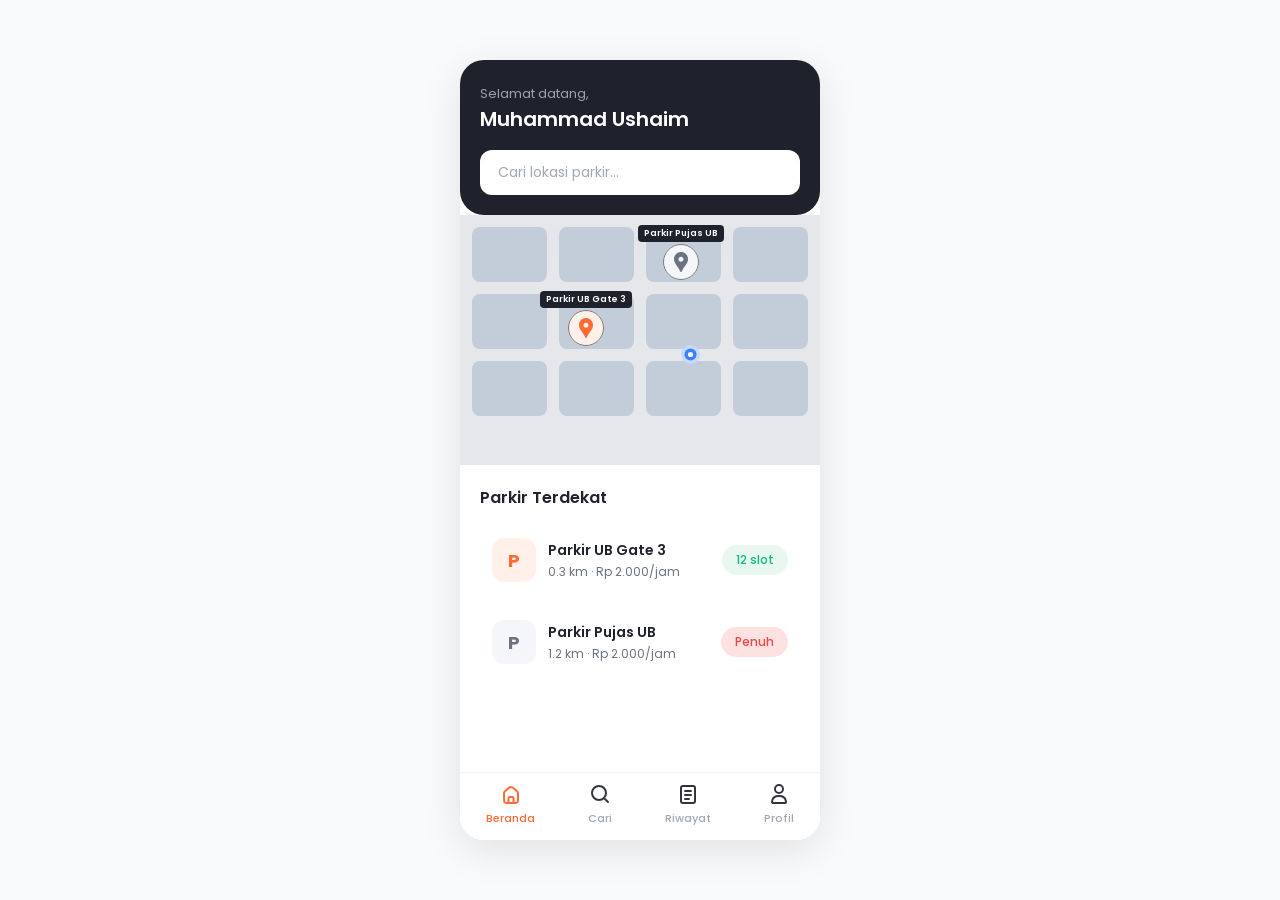
<file: halaman-beranda/index.html>
<!DOCTYPE html>
<html lang="id">
<head>
    <meta charset="UTF-8">
    <meta name="viewport" content="width=device-width, initial-scale=1.0">
    <title>ParkIn - Beranda</title>
    <link rel="stylesheet" href="style.css">
    <link rel="preconnect" href="https://fonts.googleapis.com">
    <link rel="preconnect" href="https://fonts.gstatic.com" crossorigin>
    <link href="https://fonts.googleapis.com/css2?family=Poppins:wght@400;500;600;700&display=swap" rel="stylesheet">
</head>
<body>

    <div class="phone-frame">
        
        <header class="header-section">
            <p class="greeting">Selamat datang,</p>
            <h2 class="user-name">Muhammad Ushaim</h2>
            <div class="search-box">
                <input type="text" placeholder="Cari lokasi parkir...">
            </div>
        </header>

        <main class="main-content">
            
            <div class="map-container">
                <div class="map-grid">
                    <div class="map-block"></div>
                    <div class="map-block"></div>
                    <div class="map-block"></div>
                    <div class="map-block"></div>
                    <div class="map-block"></div>
                    <div class="map-block"></div>
                    <div class="map-block"></div>
                    <div class="map-block"></div>
                    <div class="map-block"></div>
                    <div class="map-block"></div>
                    <div class="map-block"></div>
                    <div class="map-block"></div>
                </div>

                <div class="map-marker marker-pujas">
                    <div class="marker-label">Parkir Pujas UB</div>
                    <svg width="36" height="36" viewBox="0 0 36 36" fill="none" xmlns="http://www.w3.org/2000/svg" xmlns:xlink="http://www.w3.org/1999/xlink">
                        <rect width="36" height="36" rx="18" fill="#F5F6FA"/>
                        <rect x="0.5" y="0.5" width="35" height="35" rx="17.5" stroke="black" stroke-opacity="0.5"/>
                        <g clip-path="url(#clip0_4_2)">
                        <rect width="24" height="24" transform="translate(6 6)" fill="#FFF0EA"/>
                        <path d="M30 6H6V30H30V6Z" fill="#F5F6FA"/>
                        <path d="M18 8C14.13 8 11 11.13 11 15C11 16.74 11.5 18.37 12.41 19.84C13.36 21.38 14.61 22.7 15.57 24.24C16.04 24.99 16.38 25.69 16.74 26.5C17 27.05 17.21 28 18 28C18.79 28 19 27.05 19.25 26.5C19.62 25.69 19.95 24.99 20.42 24.24C21.38 22.71 22.63 21.39 23.58 19.84C24.5 18.37 25 16.74 25 15C25 11.13 21.87 8 18 8ZM18 17.75C16.62 17.75 15.5 16.63 15.5 15.25C15.5 13.87 16.62 12.75 18 12.75C19.38 12.75 20.5 13.87 20.5 15.25C20.5 16.63 19.38 17.75 18 17.75Z" fill="#6B7280"/>
                        </g>
                        <defs><clipPath id="clip0_4_2"><rect width="24" height="24" fill="white" transform="translate(6 6)"/></clipPath></defs>
                    </svg>
                </div>

                <div class="map-marker marker-gate3">
                    <div class="marker-label">Parkir UB Gate 3</div>
                    <svg width="36" height="36" viewBox="0 0 36 36" fill="none" xmlns="http://www.w3.org/2000/svg" xmlns:xlink="http://www.w3.org/1999/xlink">
                        <rect width="36" height="36" rx="18" fill="#FFF0EA"/>
                        <rect x="0.5" y="0.5" width="35" height="35" rx="17.5" stroke="black" stroke-opacity="0.5"/>
                        <g clip-path="url(#clip0_181_30)">
                        <rect width="24" height="24" transform="translate(6 6)" fill="#FFF0EA"/>
                        <path d="M18 8C14.13 8 11 11.13 11 15C11 16.74 11.5 18.37 12.41 19.84C13.36 21.38 14.61 22.7 15.57 24.24C16.04 24.99 16.38 25.69 16.74 26.5C17 27.05 17.21 28 18 28C18.79 28 19 27.05 19.25 26.5C19.62 25.69 19.95 24.99 20.42 24.24C21.38 22.71 22.63 21.39 23.58 19.84C24.5 18.37 25 16.74 25 15C25 11.13 21.87 8 18 8ZM18 17.75C16.62 17.75 15.5 16.63 15.5 15.25C15.5 13.87 16.62 12.75 18 12.75C19.38 12.75 20.5 13.87 20.5 15.25C20.5 16.63 19.38 17.75 18 17.75Z" fill="#FF6B35"/>
                        </g>
                        <defs><clipPath id="clip0_181_30"><rect width="24" height="24" fill="white" transform="translate(6 6)"/></clipPath></defs>
                    </svg>
                </div>

                <div class="map-marker marker-current">
                    <svg width="19" height="19" viewBox="0 0 19 19" fill="none" xmlns="http://www.w3.org/2000/svg">
                        <circle cx="9.5" cy="9.5" r="9.5" fill="#C4D9FC"/>
                        <circle cx="9.50029" cy="9.50001" r="6.04545" fill="#3B82F6"/>
                        <circle cx="9.50009" cy="9.50003" r="2.59091" fill="#F5F5F5"/>
                    </svg>
                </div>
            </div>

            <section class="parking-section">
                <h3 class="section-title">Parkir Terdekat</h3>
                
                <div class="parking-list">
                    <div class="parking-card" id="cardGate3">
                        <div class="card-left">
                            <div class="p-icon-bg orange-bg"><span>P</span></div>
                            <div class="card-info">
                                <h4>Parkir UB Gate 3</h4>
                                <p>0.3 km &middot; Rp 2.000/jam</p>
                            </div>
                        </div>
                        <div class="badge badge-available">12 slot</div>
                    </div>

                    <div class="parking-card" id="cardPujas">
                        <div class="card-left">
                            <div class="p-icon-bg gray-bg"><span>P</span></div>
                            <div class="card-info">
                                <h4>Parkir Pujas UB</h4>
                                <p>1.2 km &middot; Rp 2.000/jam</p>
                            </div>
                        </div>
                        <div class="badge badge-full">Penuh</div>
                    </div>
                </div>
            </section>
        </main>

        <nav class="bottom-nav">
            <a href="#" class="nav-item active">
                <svg width="24" height="24" viewBox="0 0 24 24" fill="none" xmlns="http://www.w3.org/2000/svg">
                    <path d="M5 12.7596C5 11.4019 5 10.723 5.27446 10.1262C5.54892 9.52949 6.06437 9.08769 7.09525 8.20407L8.09525 7.34693C9.95857 5.7498 10.8902 4.95123 12 4.95123C13.1098 4.95123 14.0414 5.7498 15.9047 7.34693L16.9047 8.20407C17.9356 9.08769 18.4511 9.52949 18.7255 10.1262C19 10.723 19 11.4019 19 12.7596V17C19 18.8856 19 19.8284 18.4142 20.4142C17.8284 21 16.8856 21 15 21H9C7.11438 21 6.17157 21 5.58579 20.4142C5 19.8284 5 18.8856 5 17V12.7596Z" stroke="#FF6B35" stroke-width="2"/>
                    <path d="M14.5 21V16C14.5 15.4477 14.0523 15 13.5 15H10.5C9.94772 15 9.5 15.4477 9.5 16V21" stroke="#FF6B35" stroke-width="2" stroke-linecap="round" stroke-linejoin="round"/>
                </svg>
                <span>Beranda</span>
            </a>
            <a href="#" class="nav-item">
                <svg width="24" height="24" viewBox="0 0 24 24" fill="none" xmlns="http://www.w3.org/2000/svg">
                    <circle cx="11" cy="11" r="7" stroke="#33363F" stroke-width="2"/>
                    <path d="M20 20L17 17" stroke="#33363F" stroke-width="2" stroke-linecap="round"/>
                </svg>
                <span>Cari</span>
            </a>
            <a href="#" class="nav-item">
                <svg width="24" height="24" viewBox="0 0 24 24" fill="none" xmlns="http://www.w3.org/2000/svg">
                    <rect x="5" y="4" width="14" height="17" rx="2" stroke="#33363F" stroke-width="2"/>
                    <path d="M9 9H15" stroke="#33363F" stroke-width="2" stroke-linecap="round"/>
                    <path d="M9 13H15" stroke="#33363F" stroke-width="2" stroke-linecap="round"/>
                    <path d="M9 17H13" stroke="#33363F" stroke-width="2" stroke-linecap="round"/>
                </svg>
                <span>Riwayat</span>
            </a>
            <a href="#" class="nav-item">
                <svg width="24" height="24" viewBox="0 0 24 24" fill="none" xmlns="http://www.w3.org/2000/svg">
                    <circle cx="12" cy="7" r="4" stroke="#33363F" stroke-width="2" stroke-linecap="round"/>
                    <path d="M5.33788 18.3206C5.99897 15.5269 8.77173 14 11.6426 14H12.3574C15.2283 14 18.001 15.5269 18.6621 18.3206C18.79 18.8611 18.8917 19.4268 18.9489 20.0016C19.0036 20.5512 18.5523 21 18 21H6C5.44772 21 4.99642 20.5512 5.0511 20.0016C5.1083 19.4268 5.20997 18.8611 5.33788 18.3206Z" stroke="#33363F" stroke-width="2" stroke-linecap="round"/>
                </svg>
                <span>Profil</span>
            </a>
        </nav>
    </div>

    <script src="script.js"></script>
</body>
</html>
</file>
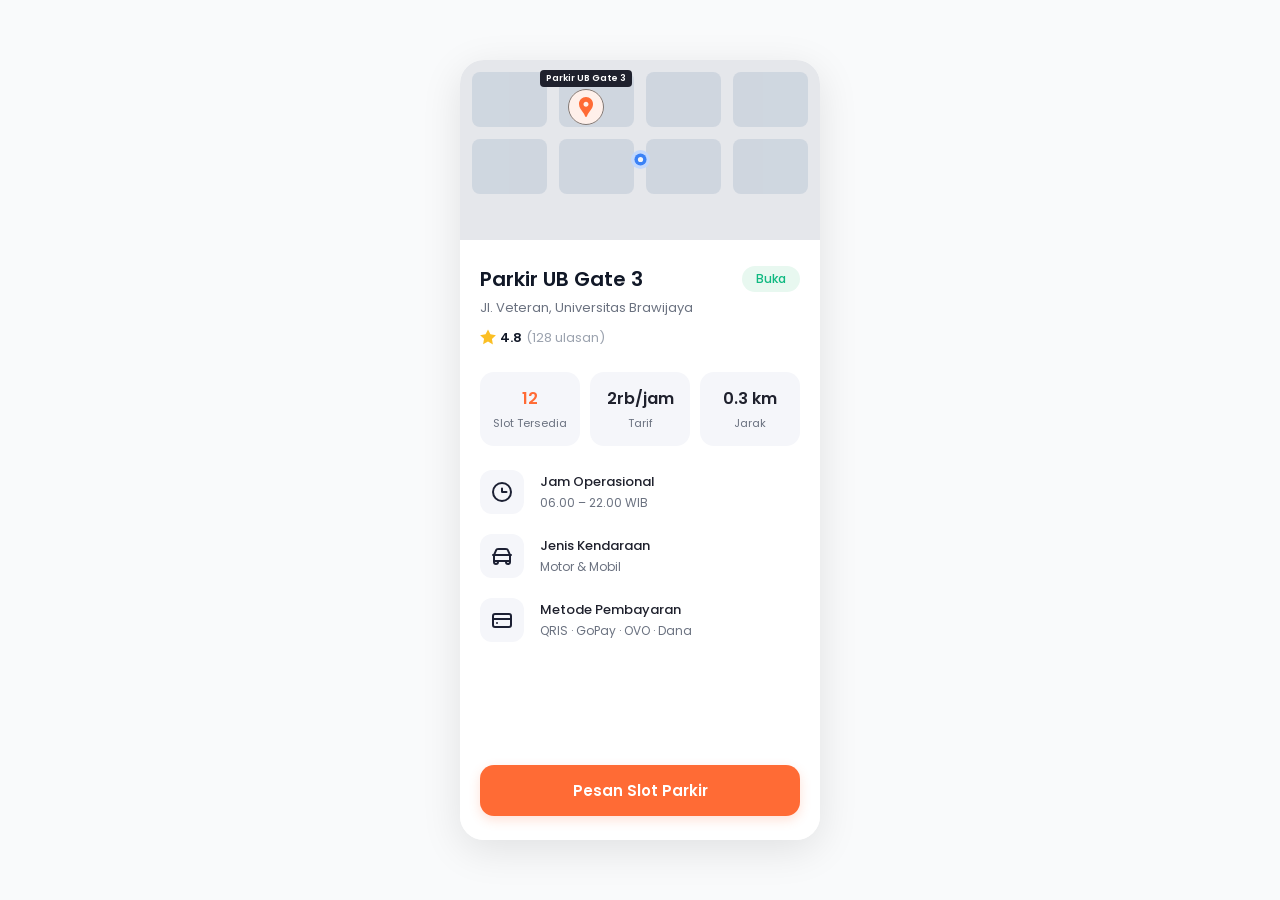
<file: halaman-detail-lokasi/index.html>
<!DOCTYPE html>
<html lang="id">
<head>
    <meta charset="UTF-8">
    <meta name="viewport" content="width=device-width, initial-scale=1.0">
    <title>ParkIn - Detail Lokasi</title>
    <link rel="stylesheet" href="style.css">
    <link rel="preconnect" href="https://fonts.googleapis.com">
    <link rel="preconnect" href="https://fonts.gstatic.com" crossorigin>
    <link href="https://fonts.googleapis.com/css2?family=Poppins:wght@400;500;600;700&display=swap" rel="stylesheet">
</head>
<body>

    <div class="phone-frame">
        
        <div class="scrollable-content">
            
            <div class="map-preview-container">
                <div class="map-grid">
                    <div class="map-block"></div>
                    <div class="map-block"></div>
                    <div class="map-block"></div>
                    <div class="map-block"></div>
                    <div class="map-block"></div>
                    <div class="map-block"></div>
                    <div class="map-block"></div>
                    <div class="map-block"></div>
                </div>

                <div class="map-marker marker-gate3">
                    <div class="marker-label">Parkir UB Gate 3</div>
                    <svg width="36" height="36" viewBox="0 0 36 36" fill="none" xmlns="http://www.w3.org/2000/svg">
                        <rect width="36" height="36" rx="18" fill="#FFF0EA"/>
                        <rect x="0.5" y="0.5" width="35" height="35" rx="17.5" stroke="black" stroke-opacity="0.5"/>
                        <g clip-path="url(#clip0_181_30)">
                        <rect width="24" height="24" transform="translate(6 6)" fill="#FFF0EA"/>
                        <path d="M18 8C14.13 8 11 11.13 11 15C11 16.74 11.5 18.37 12.41 19.84C13.36 21.38 14.61 22.7 15.57 24.24C16.04 24.99 16.38 25.69 16.74 26.5C17 27.05 17.21 28 18 28C18.79 28 19 27.05 19.25 26.5C19.62 25.69 19.95 24.99 20.42 24.24C21.38 22.71 22.63 21.39 23.58 19.84C24.5 18.37 25 16.74 25 15C25 11.13 21.87 8 18 8ZM18 17.75C16.62 17.75 15.5 16.63 15.5 15.25C15.5 13.87 16.62 12.75 18 12.75C19.38 12.75 20.5 13.87 20.5 15.25C20.5 16.63 19.38 17.75 18 17.75Z" fill="#FF6B35"/>
                        </g>
                    </svg>
                </div>

                <div class="map-marker marker-current">
                    <svg width="19" height="19" viewBox="0 0 19 19" fill="none" xmlns="http://www.w3.org/2000/svg">
                        <circle cx="9.5" cy="9.5" r="9.5" fill="#C4D9FC"/>
                        <circle cx="9.50029" cy="9.50001" r="6.04545" fill="#3B82F6"/>
                        <circle cx="9.50009" cy="9.50003" r="2.59091" fill="#F5F5F5"/>
                    </svg>
                </div>
            </div>

            <section class="main-info-section">
                <div class="title-row">
                    <h1 class="parking-title">Parkir UB Gate 3</h1>
                    <span class="status-badge">Buka</span>
                </div>
                <p class="parking-address">Jl. Veteran, Universitas Brawijaya</p>
                
                <div class="rating-row">
                    <svg class="star-icon" width="16" height="16" viewBox="0 0 24 24" fill="#FBBF24">
                        <path d="M12 .587l3.668 7.431 8.2 1.192-5.934 5.784 1.4 8.168L12 18.896l-7.334 3.857 1.4-8.168L.132 9.21l8.2-1.192z"/>
                    </svg>
                    <span class="rating-score">4.8</span>
                    <span class="rating-count">(128 ulasan)</span>
                </div>

                <div class="highlights-grid">
                    <div class="highlight-card">
                        <span class="highlight-value orange-text">12</span>
                        <span class="highlight-label">Slot Tersedia</span>
                    </div>
                    <div class="highlight-card">
                        <span class="highlight-value">2rb/jam</span>
                        <span class="highlight-label">Tarif</span>
                    </div>
                    <div class="highlight-card">
                        <span class="highlight-value">0.3 km</span>
                        <span class="highlight-label">Jarak</span>
                    </div>
                </div>

                <div class="details-list">
                    <div class="detail-item">
                        <div class="icon-wrapper">
                            <svg width="24" height="24" viewBox="0 0 24 24" fill="none" xmlns="http://www.w3.org/2000/svg">
                                <circle cx="12" cy="12" r="9" stroke="#1C2033" stroke-width="2"/>
                                <path d="M16.5 12H12.25C12.1119 12 12 11.8881 12 11.75V8.5" stroke="#1C2033" stroke-width="2" stroke-linecap="round"/>
                            </svg>
                        </div>
                        <div class="detail-text">
                            <h3>Jam Operasional</h3>
                            <p>06.00 – 22.00 WIB</p>
                        </div>
                    </div>

                    <div class="detail-item">
                        <div class="icon-wrapper">
                            <svg width="24" height="24" viewBox="0 0 24 24" fill="none" xmlns="http://www.w3.org/2000/svg">
                                <path d="M3 11H4.04548M4.04548 11H19.9545M4.04548 11C4.05661 10.9485 4.06977 10.8975 4.08496 10.8471C4.12122 10.7268 4.17242 10.6111 4.27539 10.3795L5.82165 6.90039C6.12737 6.21253 6.28048 5.8684 6.5221 5.61621C6.73568 5.39329 6.99764 5.223 7.28809 5.11837C7.61667 5 7.99336 5 8.74609 5H15.2536C16.0063 5 16.3833 5 16.7119 5.11837C17.0024 5.223 17.264 5.39329 17.4775 5.61621C17.719 5.86823 17.8718 6.21208 18.1771 6.899L19.7296 10.3921C19.8289 10.6154 19.8794 10.729 19.915 10.8471C19.9301 10.8975 19.9433 10.9485 19.9545 11M4.04548 11C4.03302 11.0576 4.0231 11.1158 4.01572 11.1743C4 11.299 4 11.4257 4 11.6792V17M19.9545 11H21M19.9545 11C19.967 11.0576 19.977 11.1158 19.9844 11.1743C20 11.2982 20 11.4242 20 11.6746V17.0001M20 17.0001L16 17.0001M20 17.0001V17.9999C20 19.1045 19.1046 20 18 20C16.8954 20 16 19.1046 16 18V17.0001M4 17H8L16 17.0001M8 17V18C8 19.1046 7.10457 20 6 20C4.89543 20 4 19.1046 4 18V17" stroke="#1C2033" stroke-width="2" stroke-linecap="round" stroke-linejoin="round"/>
                            </svg>
                        </div>
                        <div class="detail-text">
                            <h3>Jenis Kendaraan</h3>
                            <p>Motor & Mobil</p>
                        </div>
                    </div>

                    <div class="detail-item">
                        <div class="icon-wrapper">
                            <svg width="24" height="24" viewBox="0 0 24 24" fill="none" xmlns="http://www.w3.org/2000/svg">
                                <rect x="3" y="6" width="18" height="13" rx="2" stroke="#1C2033" stroke-width="2"/>
                                <path d="M7 15H7.01" stroke="#1C2033" stroke-width="2" stroke-linecap="round"/>
                                <path d="M4 11H21" stroke="#1C2033" stroke-width="2" stroke-linecap="round"/>
                            </svg>
                        </div>
                        <div class="detail-text">
                            <h3>Metode Pembayaran</h3>
                            <p>QRIS &middot; GoPay &middot; OVO &middot; Dana</p>
                        </div>
                    </div>
                </div>
            </section>
        </div>

        <div class="footer-action-container">
            <button class="btn-primary-action" id="btnPesan">Pesan Slot Parkir</button>
        </div>
    </div>

    <script src="script.js"></script>
</body>
</html>
</file>
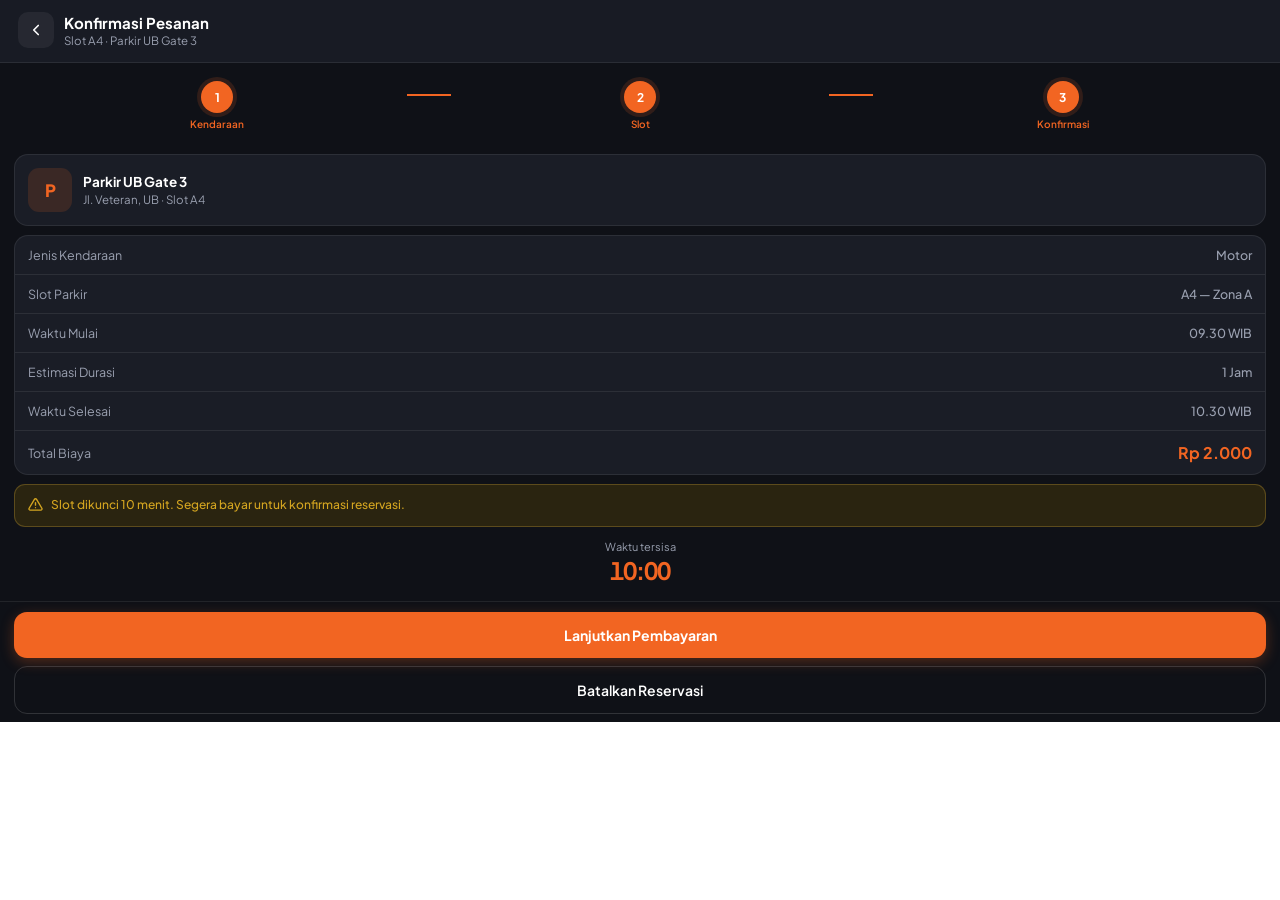
<file: halaman-konfirmasi/index.html>
<!DOCTYPE html>
<html lang="id">
<head>
<meta charset="UTF-8">
<meta name="viewport" content="width=device-width, initial-scale=1.0, viewport-fit=cover, user-scalable=no">
<meta name="apple-mobile-web-app-capable" content="yes">
<meta name="apple-mobile-web-app-status-bar-style" content="black-translucent">
<meta name="theme-color" content="#0F1117">
<title>Konfirmasi Pesanan</title>
<link href="https://fonts.googleapis.com/css2?family=Plus+Jakarta+Sans:wght@400;500;600;700&display=swap" rel="stylesheet">
<link rel="stylesheet" href="style.css">
</head>
<body>

<div class="screen">

  <div class="header">
    <button class="header-back" onclick="history.back()">
      <svg viewBox="0 0 24 24"><polyline points="15 18 9 12 15 6"/></svg>
    </button>
    <div>
      <div class="header-title">Konfirmasi Pesanan</div>
      <div class="header-sub">Slot A4 &middot; Parkir UB Gate 3</div>
    </div>
  </div>

  <div class="stepper">
    <div class="step-item">
      <div class="step-circle">1</div>
      <div class="step-label">Kendaraan</div>
    </div>
    <div class="step-connector"></div>
    <div class="step-item">
      <div class="step-circle">2</div>
      <div class="step-label">Slot</div>
    </div>
    <div class="step-connector"></div>
    <div class="step-item">
      <div class="step-circle">3</div>
      <div class="step-label">Konfirmasi</div>
    </div>
  </div>

  <div class="content">

    <div class="location-card">
      <div class="location-icon">P</div>
      <div class="location-info">
        <h3>Parkir UB Gate 3</h3>
        <p>Jl. Veteran, UB &middot; Slot A4</p>
      </div>
    </div>

    <div class="details-card">
      <div class="detail-row">
        <span class="detail-label">Jenis Kendaraan</span>
        <span class="detail-value">Motor</span>
      </div>
      <div class="detail-row">
        <span class="detail-label">Slot Parkir</span>
        <span class="detail-value">A4 &mdash; Zona A</span>
      </div>
      <div class="detail-row">
        <span class="detail-label">Waktu Mulai</span>
        <span class="detail-value">09.30 WIB</span>
      </div>
      <div class="detail-row">
        <span class="detail-label">Estimasi Durasi</span>
        <span class="detail-value">1 Jam</span>
      </div>
      <div class="detail-row">
        <span class="detail-label">Waktu Selesai</span>
        <span class="detail-value">10.30 WIB</span>
      </div>
      <div class="detail-row">
        <span class="detail-label">Total Biaya</span>
        <span class="detail-value price">Rp 2.000</span>
      </div>
    </div>

    <div class="warning-banner">
      <svg class="warn-icon" viewBox="0 0 24 24" fill="none" stroke="#D4A520" stroke-width="2.2" stroke-linecap="round" stroke-linejoin="round">
        <path d="M10.29 3.86L1.82 18a2 2 0 001.71 3h16.94a2 2 0 001.71-3L13.71 3.86a2 2 0 00-3.42 0z"/>
        <line x1="12" y1="9" x2="12" y2="13"/>
        <line x1="12" y1="17" x2="12.01" y2="17"/>
      </svg>
      <p>Slot dikunci 10 menit. Segera bayar untuk konfirmasi reservasi.</p>
    </div>

    <div class="countdown-wrap">
      <div class="countdown-label">Waktu tersisa</div>
      <div class="countdown-timer" id="timer">10:00</div>
    </div>

  </div>

  <div class="btn-group">
    <button class="btn-primary" id="btnPay" onclick="handlePayment()">Lanjutkan Pembayaran</button>
    <button class="btn-secondary" onclick="openCancelModal()">Batalkan Reservasi</button>
  </div>

</div>

<div class="modal-backdrop" id="cancelModal" onclick="closeCancelModal(event)">
  <div class="modal-sheet">
    <div class="modal-handle"></div>
    <div class="modal-title">Batalkan Reservasi?</div>
    <div class="modal-body">Slot parkir A4 akan dilepas dan tidak dapat dikembalikan. Apakah kamu yakin ingin membatalkan?</div>
    <div class="modal-btns">
      <button class="modal-btn-cancel" onclick="closeCancelModal()">Kembali</button>
      <button class="modal-btn-confirm" onclick="confirmCancel()">Ya, Batalkan</button>
    </div>
  </div>
</div>
<script src="script.js"></script>
</body>
</html>
</file>
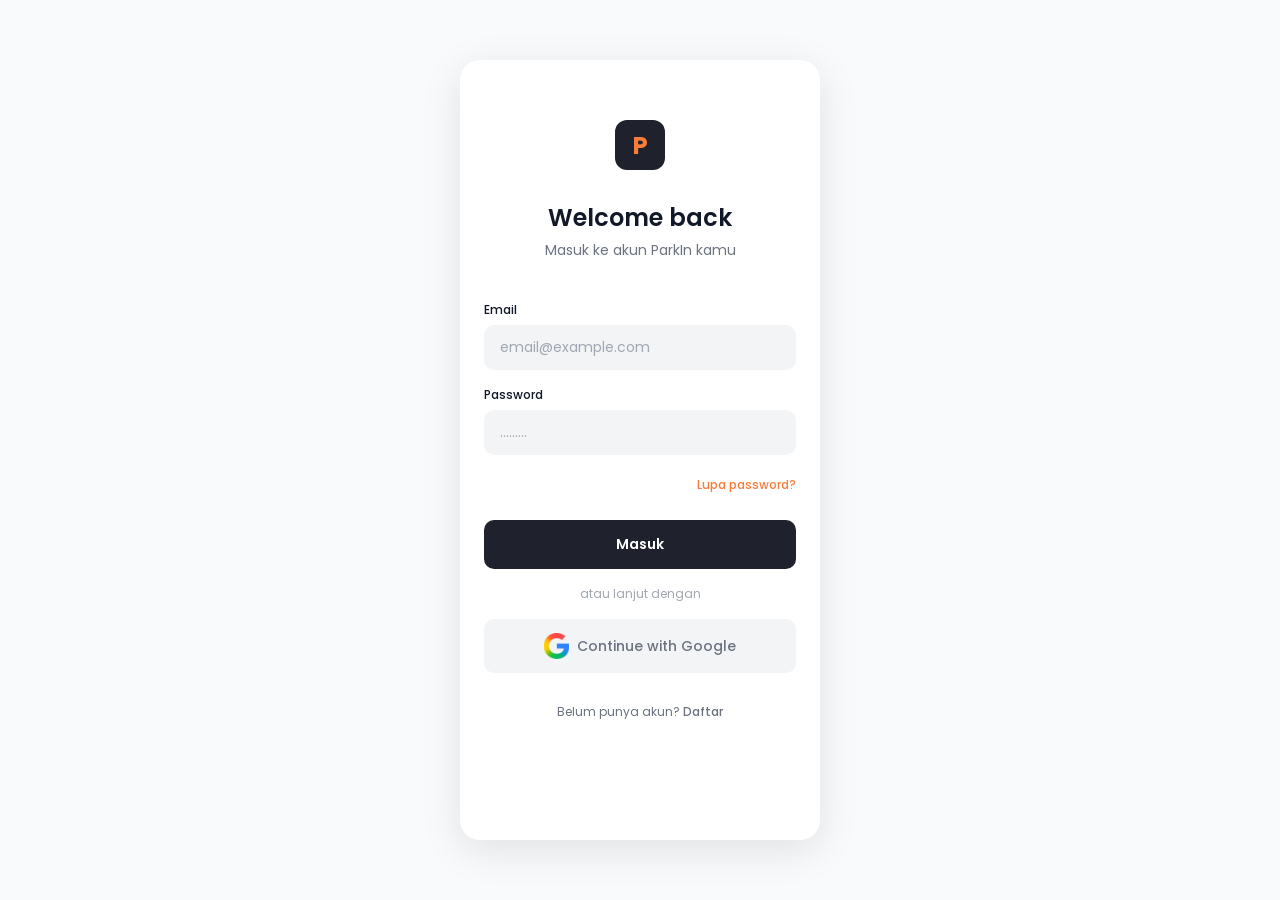
<file: halaman-login/index.html>
<!DOCTYPE html>
<html lang="id">
<head>
    <meta charset="UTF-8">
    <meta name="viewport" content="width=device-width, initial-scale=1.0">
    <title>ParkIn - Selamat Datang</title>
    <link rel="stylesheet" href="style.css">
    <link rel="preconnect" href="https://fonts.googleapis.com">
    <link rel="preconnect" href="https://fonts.gstatic.com" crossorigin>
    <link href="https://fonts.googleapis.com/css2?family=Poppins:wght@400;500;600&display=swap" rel="stylesheet">
</head>
<body>

    <div class="phone-frame">
        <main class="login-container">
            
            <div class="logo-area">
                <div class="logo-box">
                    <span class="logo-text">P</span>
                </div>
            </div>

            <div class="title-area">
                <h1 class="welcome-title">Welcome back</h1>
                <p class="subtitle">Masuk ke akun ParkIn kamu</p>
            </div>

            <div class="form-group">
                <label for="email">Email</label>
                <input type="email" id="email" placeholder="email@example.com">
            </div>

            <div class="form-group">
                <label for="password">Password</label>
                <input type="password" id="password" placeholder=".........">
            </div>

            <div class="forgot-password-container">
                <a href="#" class="forgot-password-link">Lupa password?</a>
            </div>

            <button class="btn-primary" id="masukButton">Masuk</button>

            <div class="separator">
                <p>atau lanjut dengan</p>
            </div>

            <button class="btn-google" id="googleButton">
                <span class="google-icon">
                    <svg width="25" height="26" viewBox="0 0 25 26" fill="none" xmlns="http://www.w3.org/2000/svg" xmlns:xlink="http://www.w3.org/1999/xlink">
                    <rect width="25" height="26" fill="url(#pattern0_37_13)"/>
                    <defs>
                    <pattern id="pattern0_37_13" patternContentUnits="objectBoundingBox" width="1" height="1">
                    <use xlink:href="#image0_37_13" transform="matrix(0.0040625 0 0 0.00390625 -0.0078125 0)"/>
                    </pattern>
                    <image id="image0_37_13" width="250" height="256" preserveAspectRatio="none" xlink:href="[data-uri]"/>
                    </defs>
                    </svg>
                </span>
                <span class="google-text">Continue with Google</span>
            </button>
            
            <div class="footer-register">
                <p>Belum punya akun? <a href="#" class="register-link">Daftar</a></p>
            </div>

        </main>
    </div>

    <script src="script.js"></script>
</body>
</html>
</file>
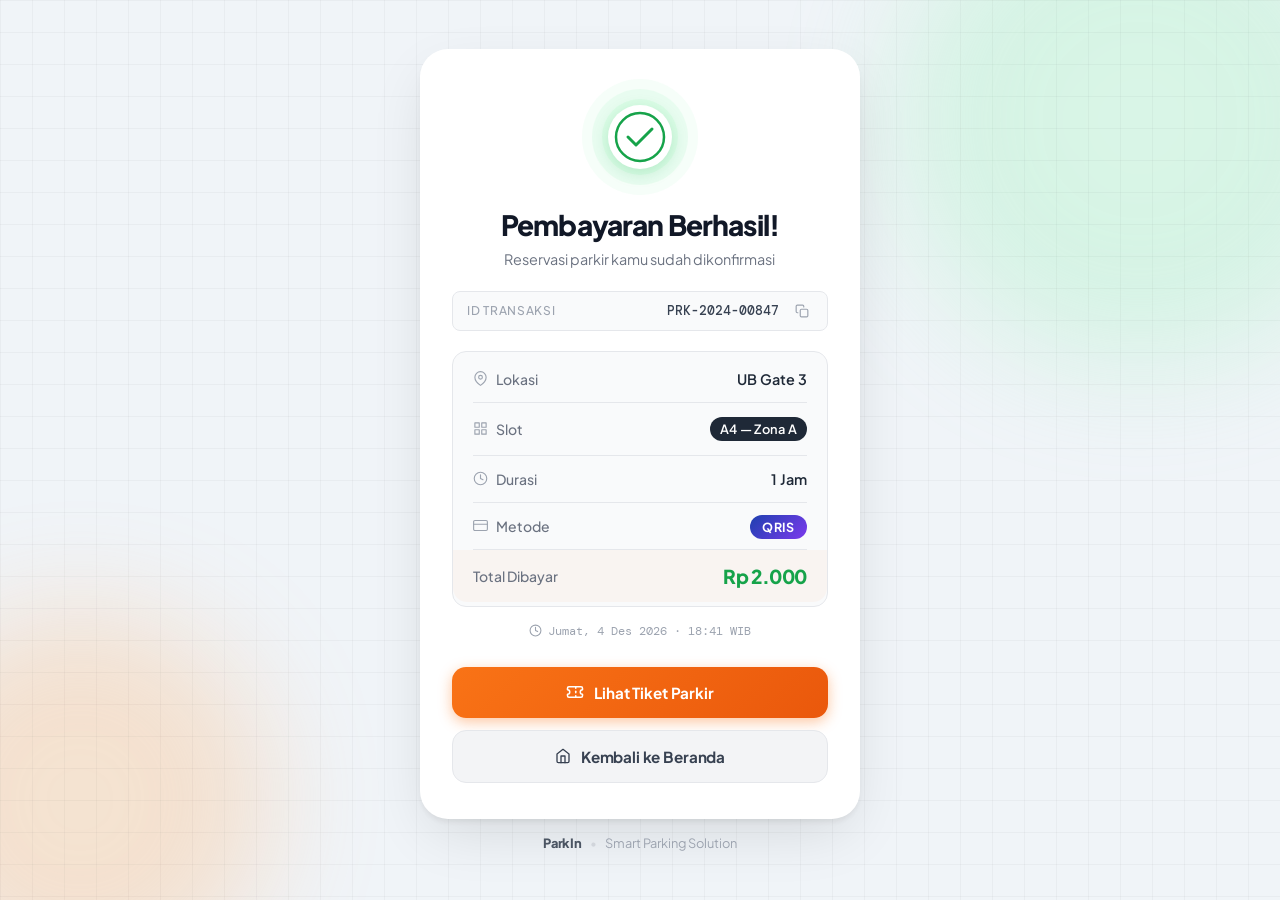
<file: halaman-pembayaran-berhasil/index.html>
<!DOCTYPE html>
<html lang="id">
<head>
  <meta charset="UTF-8" />
  <meta name="viewport" content="width=device-width, initial-scale=1.0" />
  <title>Pembayaran Berhasil — ParkIn</title>
  <link rel="preconnect" href="https://fonts.googleapis.com" />
  <link rel="preconnect" href="https://fonts.gstatic.com" crossorigin />
  <link href="https://fonts.googleapis.com/css2?family=Plus+Jakarta+Sans:wght@400;500;600;700;800&family=DM+Mono:wght@400;500&display=swap" rel="stylesheet" />
  <link rel="stylesheet" href="style.css" />
</head>
<body>

  <div class="bg-decoration">
    <div class="bg-circle bg-circle--1"></div>
    <div class="bg-circle bg-circle--2"></div>
    <div class="bg-grid"></div>
  </div>

  <main class="page-wrapper">
    <div class="card" id="mainCard">

      <div class="success-icon-wrapper">
        <div class="success-ring success-ring--3"></div>
        <div class="success-ring success-ring--2"></div>
        <div class="success-ring success-ring--1"></div>
        <div class="success-icon">
          <svg class="checkmark" viewBox="0 0 52 52" fill="none" xmlns="http://www.w3.org/2000/svg">
            <circle class="checkmark__circle" cx="26" cy="26" r="24" stroke="#16a34a" stroke-width="2.5"/>
            <polyline class="checkmark__check" points="14,26 22,34 38,18" stroke="#16a34a" stroke-width="3" stroke-linecap="round" stroke-linejoin="round"/>
          </svg>
        </div>
      </div>

      <div class="header">
        <h1 class="title">Pembayaran Berhasil!</h1>
        <p class="subtitle">Reservasi parkir kamu sudah dikonfirmasi</p>
      </div>

      <div class="transaction-badge">
        <span class="transaction-label">ID Transaksi</span>
        <span class="transaction-id" id="transactionId">PRK-2024-00847</span>
        <button class="copy-btn" id="copyBtn" title="Salin ID">
          <svg width="14" height="14" viewBox="0 0 24 24" fill="none" stroke="currentColor" stroke-width="2" stroke-linecap="round" stroke-linejoin="round">
            <rect x="9" y="9" width="13" height="13" rx="2" ry="2"></rect>
            <path d="M5 15H4a2 2 0 0 1-2-2V4a2 2 0 0 1 2-2h9a2 2 0 0 1 2 2v1"></path>
          </svg>
        </button>
      </div>

      <div class="detail-card">
        <div class="detail-row">
          <span class="detail-label">
            <svg class="detail-icon" viewBox="0 0 24 24" fill="none" stroke="currentColor" stroke-width="1.8" stroke-linecap="round" stroke-linejoin="round">
              <path d="M21 10c0 7-9 13-9 13s-9-6-9-13a9 9 0 0 1 18 0z"></path>
              <circle cx="12" cy="10" r="3"></circle>
            </svg>
            Lokasi
          </span>
          <span class="detail-value">UB Gate 3</span>
        </div>

        <div class="detail-divider"></div>

        <div class="detail-row">
          <span class="detail-label">
            <svg class="detail-icon" viewBox="0 0 24 24" fill="none" stroke="currentColor" stroke-width="1.8" stroke-linecap="round" stroke-linejoin="round">
              <rect x="3" y="3" width="7" height="7"></rect>
              <rect x="14" y="3" width="7" height="7"></rect>
              <rect x="14" y="14" width="7" height="7"></rect>
              <rect x="3" y="14" width="7" height="7"></rect>
            </svg>
            Slot
          </span>
          <span class="detail-value slot-badge">A4 — Zona A</span>
        </div>

        <div class="detail-divider"></div>

        <div class="detail-row">
          <span class="detail-label">
            <svg class="detail-icon" viewBox="0 0 24 24" fill="none" stroke="currentColor" stroke-width="1.8" stroke-linecap="round" stroke-linejoin="round">
              <circle cx="12" cy="12" r="10"></circle>
              <polyline points="12 6 12 12 16 14"></polyline>
            </svg>
            Durasi
          </span>
          <span class="detail-value">1 Jam</span>
        </div>

        <div class="detail-divider"></div>

        <div class="detail-row">
          <span class="detail-label">
            <svg class="detail-icon" viewBox="0 0 24 24" fill="none" stroke="currentColor" stroke-width="1.8" stroke-linecap="round" stroke-linejoin="round">
              <rect x="1" y="4" width="22" height="16" rx="2" ry="2"></rect>
              <line x1="1" y1="10" x2="23" y2="10"></line>
            </svg>
            Metode
          </span>
          <span class="detail-value">
            <span class="qris-badge">QRIS</span>
          </span>
        </div>

        <div class="detail-divider"></div>

        <div class="detail-row detail-row--total">
          <span class="detail-label">Total Dibayar</span>
          <span class="detail-value total-amount">Rp 2.000</span>
        </div>
      </div>

      <div class="timestamp">
        <svg width="13" height="13" viewBox="0 0 24 24" fill="none" stroke="currentColor" stroke-width="2" stroke-linecap="round" stroke-linejoin="round">
          <circle cx="12" cy="12" r="10"></circle>
          <polyline points="12 6 12 12 16 14"></polyline>
        </svg>
        <span id="currentTime"></span>
      </div>

      <div class="actions">
        <button class="btn btn--primary" id="tiketBtn">
          <svg width="18" height="18" viewBox="0 0 24 24" fill="none" stroke="currentColor" stroke-width="2" stroke-linecap="round" stroke-linejoin="round">
            <path d="M2 9a3 3 0 0 1 0 6v2a2 2 0 0 0 2 2h16a2 2 0 0 0 2-2v-2a3 3 0 0 1 0-6V7a2 2 0 0 0-2-2H4a2 2 0 0 0-2 2Z"></path>
            <path d="M13 5v2"></path>
            <path d="M13 17v2"></path>
            <path d="M13 11v2"></path>
          </svg>
          Lihat Tiket Parkir
        </button>
        <button class="btn btn--secondary" id="berandaBtn">
          <svg width="16" height="16" viewBox="0 0 24 24" fill="none" stroke="currentColor" stroke-width="2" stroke-linecap="round" stroke-linejoin="round">
            <path d="m3 9 9-7 9 7v11a2 2 0 0 1-2 2H5a2 2 0 0 1-2-2z"></path>
            <polyline points="9 22 9 12 15 12 15 22"></polyline>
          </svg>
          Kembali ke Beranda
        </button>
      </div>

    </div>

    <div class="brand-footer">
      <span class="brand-name">ParkIn</span>
      <span class="brand-dot">•</span>
      <span class="brand-tagline">Smart Parking Solution</span>
    </div>
  </main>

  <div class="toast" id="toast">
    <svg width="16" height="16" viewBox="0 0 24 24" fill="none" stroke="currentColor" stroke-width="2.5" stroke-linecap="round" stroke-linejoin="round">
      <polyline points="20 6 9 17 4 12"></polyline>
    </svg>
    ID Transaksi disalin!
  </div>

  <script src="script.js"></script>
</body>
</html>
</file>
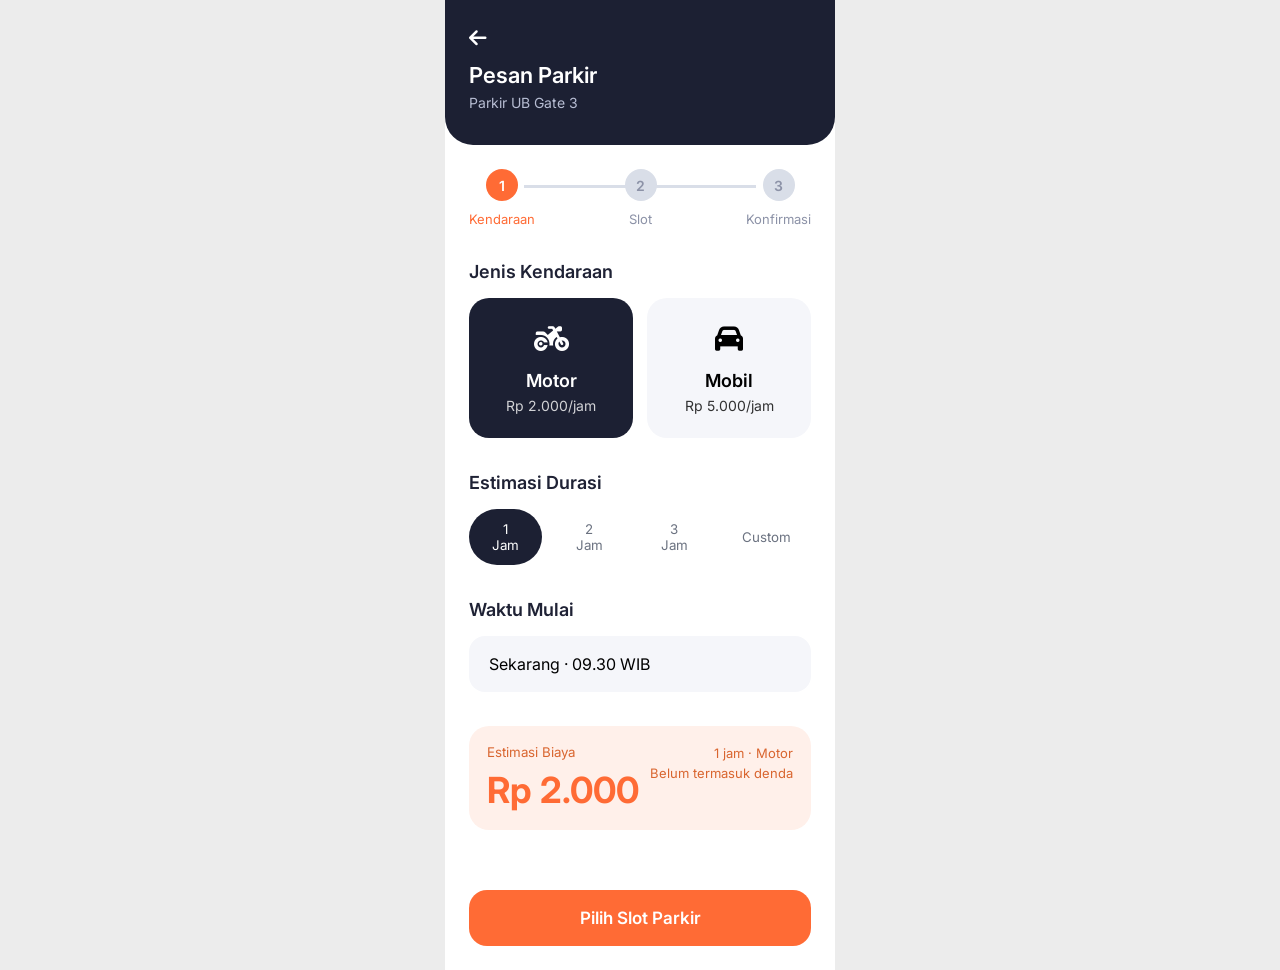
<file: halaman-pilih-kendaraan/index.html>
<!DOCTYPE html>
<html lang="en">
<head>
  <meta charset="UTF-8" />
  <meta name="viewport" content="width=device-width, initial-scale=1.0"/>

  <title>ParkIn</title>

  <link rel="preconnect" href="https://fonts.googleapis.com">
  <link rel="preconnect" href="https://fonts.gstatic.com" crossorigin>

  <link href="https://fonts.googleapis.com/css2?family=Inter:wght@400;500;600;700&display=swap" rel="stylesheet">

  <link
    rel="stylesheet"
    href="https://cdnjs.cloudflare.com/ajax/libs/font-awesome/6.5.2/css/all.min.css"
  />

  <link rel="stylesheet" href="style.css">
</head>

<body>

  <div class="mobile-app">

    <div class="header">

      <div class="back-button">
        <i class="fa-solid fa-arrow-left"></i>
      </div>

      <div class="page-title">
        Pesan Parkir
      </div>

      <div class="page-subtitle">
        Parkir UB Gate 3
      </div>

    </div>

    <div class="content">

      <div class="steps">

        <div class="step active">
          <div class="step-circle">1</div>
          <div class="step-label">Kendaraan</div>
        </div>

        <div class="step">
          <div class="step-circle">2</div>
          <div class="step-label">Slot</div>
        </div>

        <div class="step">
          <div class="step-circle">3</div>
          <div class="step-label">Konfirmasi</div>
        </div>

      </div>

      <div class="section">

        <div class="section-title">
          Jenis Kendaraan
        </div>

        <div class="vehicle-grid">

          <div class="vehicle-card active" data-price="2000">

            <div class="vehicle-icon">
              <i class="fa-solid fa-motorcycle"></i>
            </div>

            <div class="vehicle-name">
              Motor
            </div>

            <div class="vehicle-price">
              Rp 2.000/jam
            </div>

          </div>

          <div class="vehicle-card" data-price="5000">

            <div class="vehicle-icon">
              <i class="fa-solid fa-car"></i>
            </div>

            <div class="vehicle-name">
              Mobil
            </div>

            <div class="vehicle-price">
              Rp 5.000/jam
            </div>

          </div>

        </div>

      </div>

      <div class="section">

        <div class="section-title">
          Estimasi Durasi
        </div>

        <div class="duration-list">

          <button class="duration-btn active" data-hour="1">
            1 Jam
          </button>

          <button class="duration-btn" data-hour="2">
            2 Jam
          </button>

          <button class="duration-btn" data-hour="3">
            3 Jam
          </button>

          <button class="duration-btn" data-hour="4">
            Custom
          </button>

        </div>

      </div>

      <div class="section">

        <div class="section-title">
          Waktu Mulai
        </div>

        <div class="start-time">
          Sekarang · 09.30 WIB
        </div>

      </div>

      <div class="estimate-card">

        <div class="estimate-left">

          <small>Estimasi Biaya</small>

          <div class="estimate-price" id="totalPrice">
            Rp 2.000
          </div>

        </div>

        <div class="estimate-right" id="estimateDetail">
          1 jam · Motor <br>
          Belum termasuk denda
        </div>

      </div>

    </div>

    <div class="bottom-bar">

      <button class="primary-button" id="nextButton">
        Pilih Slot Parkir
      </button>

    </div>

  </div>

  <script src="script.js"></script>

</body>
</html>
</file>
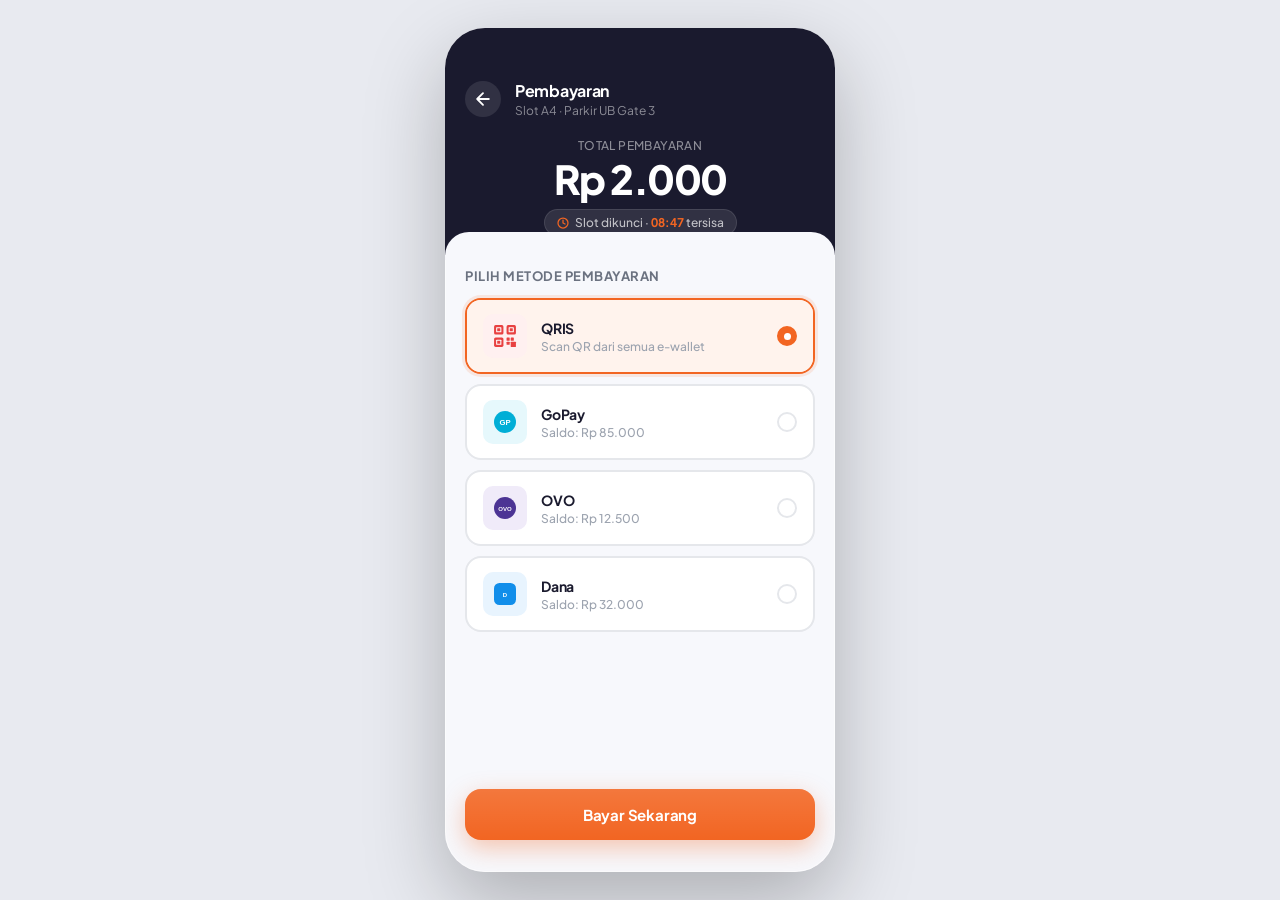
<file: halaman-pilih-metode-pembayaran/index.html>
<!DOCTYPE html>
<html lang="id">
<head>
  <meta charset="UTF-8" />
  <meta name="viewport" content="width=device-width, initial-scale=1.0" />
  <title>Pembayaran</title>
  <link rel="preconnect" href="https://fonts.googleapis.com" />
  <link rel="preconnect" href="https://fonts.gstatic.com" crossorigin />
  <link href="https://fonts.googleapis.com/css2?family=Plus+Jakarta+Sans:wght@400;500;600;700;800&display=swap" rel="stylesheet" />
  <link rel="stylesheet" href="style.css" />
</head>
<body>
  <div class="phone-frame">

    <header class="header">
      <button class="back-btn" onclick="window.history.back()">
        <svg width="20" height="20" viewBox="0 0 24 24" fill="none" stroke="currentColor" stroke-width="2.2" stroke-linecap="round" stroke-linejoin="round">
          <path d="M19 12H5M12 5l-7 7 7 7"/>
        </svg>
      </button>
      <div class="header-text">
        <h1 class="header-title">Pembayaran</h1>
        <p class="header-sub">Slot A4 · Parkir UB Gate 3</p>
      </div>
    </header>

    <div class="total-banner animate-in" style="--delay:0.05s">
      <p class="total-label">Total Pembayaran</p>
      <p class="total-amount">Rp 2.000</p>
      <div class="total-meta">
        <span class="meta-icon">
          <svg width="12" height="12" viewBox="0 0 24 24" fill="none" stroke="currentColor" stroke-width="2.5" stroke-linecap="round" stroke-linejoin="round">
            <circle cx="12" cy="12" r="10"/>
            <polyline points="12 6 12 12 16 14"/>
          </svg>
        </span>
        <span>Slot dikunci · <span id="timer" class="timer-val">08:47</span> tersisa</span>
      </div>
    </div>

    <div class="content">
      <h2 class="section-title animate-in" style="--delay:0.08s">Pilih Metode Pembayaran</h2>

      <div class="method-list">

        <div class="method-item animate-in" style="--delay:0.10s" data-method="qris">
          <div class="method-logo qris-logo">
            <svg width="26" height="26" viewBox="0 0 100 100" fill="none">
              <rect x="8" y="8" width="36" height="36" rx="6" fill="#E84141"/>
              <rect x="16" y="16" width="20" height="20" rx="2" fill="white"/>
              <rect x="20" y="20" width="12" height="12" rx="1" fill="#E84141"/>
              <rect x="56" y="8" width="36" height="36" rx="6" fill="#E84141"/>
              <rect x="64" y="16" width="20" height="20" rx="2" fill="white"/>
              <rect x="68" y="20" width="12" height="12" rx="1" fill="#E84141"/>
              <rect x="8" y="56" width="36" height="36" rx="6" fill="#E84141"/>
              <rect x="16" y="64" width="20" height="20" rx="2" fill="white"/>
              <rect x="20" y="68" width="12" height="12" rx="1" fill="#E84141"/>
              <rect x="56" y="56" width="12" height="12" rx="2" fill="#E84141"/>
              <rect x="72" y="56" width="12" height="12" rx="2" fill="#E84141"/>
              <rect x="56" y="72" width="12" height="12" rx="2" fill="#E84141"/>
              <rect x="72" y="72" width="20" height="20" rx="2" fill="#E84141"/>
            </svg>
          </div>
          <div class="method-info">
            <p class="method-name">QRIS</p>
            <p class="method-desc">Scan QR dari semua e-wallet</p>
          </div>
          <div class="method-radio"></div>
        </div>

        <div class="method-item animate-in" style="--delay:0.13s" data-method="gopay">
          <div class="method-logo gopay-logo">
            <svg width="22" height="22" viewBox="0 0 40 40" fill="none">
              <circle cx="20" cy="20" r="20" fill="#00AED6"/>
              <text x="50%" y="56%" dominant-baseline="middle" text-anchor="middle" fill="white" font-size="14" font-weight="800" font-family="sans-serif">GP</text>
            </svg>
          </div>
          <div class="method-info">
            <p class="method-name">GoPay</p>
            <p class="method-desc">Saldo: Rp 85.000</p>
          </div>
          <div class="method-radio"></div>
        </div>

        <div class="method-item animate-in" style="--delay:0.16s" data-method="ovo">
          <div class="method-logo ovo-logo">
            <svg width="22" height="22" viewBox="0 0 40 40" fill="none">
              <ellipse cx="20" cy="20" rx="20" ry="20" fill="#4C3494"/>
              <text x="50%" y="56%" dominant-baseline="middle" text-anchor="middle" fill="white" font-size="11" font-weight="800" font-family="sans-serif">OVO</text>
            </svg>
          </div>
          <div class="method-info">
            <p class="method-name">OVO</p>
            <p class="method-desc">Saldo: Rp 12.500</p>
          </div>
          <div class="method-radio"></div>
        </div>

        <div class="method-item animate-in" style="--delay:0.19s" data-method="dana">
          <div class="method-logo dana-logo">
            <svg width="22" height="22" viewBox="0 0 40 40" fill="none">
              <rect width="40" height="40" rx="10" fill="#118EEA"/>
              <text x="50%" y="56%" dominant-baseline="middle" text-anchor="middle" fill="white" font-size="11" font-weight="800" font-family="sans-serif">D</text>
            </svg>
          </div>
          <div class="method-info">
            <p class="method-name">Dana</p>
            <p class="method-desc">Saldo: Rp 32.000</p>
          </div>
          <div class="method-radio"></div>
        </div>

      </div>
    </div>

    <div class="bottom-actions animate-in" style="--delay:0.22s">
      <button class="btn-primary" id="btn-pay">
        Bayar Sekarang
      </button>
    </div>

  </div>

  <div class="modal-overlay" id="qr-modal" aria-hidden="true">
    <div class="modal-box">
      <button class="modal-close-btn" id="modal-close">
        <svg width="18" height="18" viewBox="0 0 24 24" fill="none" stroke="currentColor" stroke-width="2.5" stroke-linecap="round" stroke-linejoin="round">
          <line x1="18" y1="6" x2="6" y2="18"/><line x1="6" y1="6" x2="18" y2="18"/>
        </svg>
      </button>

      <div id="modal-content-qris" class="modal-content">
        <p class="modal-method-label">Bayar via QRIS</p>
        <div class="qr-wrapper">
          <svg width="160" height="160" viewBox="0 0 100 100" fill="none" xmlns="http://www.w3.org/2000/svg">
            <rect width="100" height="100" rx="8" fill="white"/>
            <rect x="5" y="5" width="30" height="30" rx="4" fill="#1A1A2E"/>
            <rect x="9" y="9" width="22" height="22" rx="2" fill="white"/>
            <rect x="13" y="13" width="14" height="14" rx="1" fill="#1A1A2E"/>
            <rect x="65" y="5" width="30" height="30" rx="4" fill="#1A1A2E"/>
            <rect x="69" y="9" width="22" height="22" rx="2" fill="white"/>
            <rect x="73" y="13" width="14" height="14" rx="1" fill="#1A1A2E"/>
            <rect x="5" y="65" width="30" height="30" rx="4" fill="#1A1A2E"/>
            <rect x="9" y="69" width="22" height="22" rx="2" fill="white"/>
            <rect x="13" y="73" width="14" height="14" rx="1" fill="#1A1A2E"/>
            <rect x="40" y="5" width="6" height="6" rx="1" fill="#1A1A2E"/>
            <rect x="50" y="5" width="6" height="6" rx="1" fill="#1A1A2E"/>
            <rect x="40" y="15" width="6" height="6" rx="1" fill="#1A1A2E"/>
            <rect x="40" y="25" width="6" height="6" rx="1" fill="#1A1A2E"/>
            <rect x="50" y="25" width="6" height="6" rx="1" fill="#1A1A2E"/>
            <rect x="5" y="40" width="6" height="6" rx="1" fill="#1A1A2E"/>
            <rect x="15" y="40" width="6" height="6" rx="1" fill="#1A1A2E"/>
            <rect x="25" y="40" width="6" height="6" rx="1" fill="#1A1A2E"/>
            <rect x="40" y="40" width="6" height="6" rx="1" fill="#1A1A2E"/>
            <rect x="50" y="40" width="6" height="6" rx="1" fill="#1A1A2E"/>
            <rect x="60" y="40" width="6" height="6" rx="1" fill="#1A1A2E"/>
            <rect x="75" y="40" width="6" height="6" rx="1" fill="#1A1A2E"/>
            <rect x="89" y="40" width="6" height="6" rx="1" fill="#1A1A2E"/>
            <rect x="5" y="50" width="6" height="6" rx="1" fill="#1A1A2E"/>
            <rect x="25" y="50" width="6" height="6" rx="1" fill="#1A1A2E"/>
            <rect x="40" y="50" width="6" height="6" rx="1" fill="#1A1A2E"/>
            <rect x="60" y="50" width="6" height="6" rx="1" fill="#1A1A2E"/>
            <rect x="75" y="50" width="6" height="6" rx="1" fill="#1A1A2E"/>
            <rect x="5" y="60" width="6" height="6" rx="1" fill="#1A1A2E"/>
            <rect x="15" y="60" width="6" height="6" rx="1" fill="#1A1A2E"/>
            <rect x="40" y="60" width="6" height="6" rx="1" fill="#1A1A2E"/>
            <rect x="50" y="60" width="6" height="6" rx="1" fill="#1A1A2E"/>
            <rect x="60" y="60" width="6" height="6" rx="1" fill="#1A1A2E"/>
            <rect x="75" y="60" width="6" height="6" rx="1" fill="#1A1A2E"/>
            <rect x="89" y="60" width="6" height="6" rx="1" fill="#1A1A2E"/>
            <rect x="40" y="75" width="6" height="6" rx="1" fill="#1A1A2E"/>
            <rect x="60" y="75" width="6" height="6" rx="1" fill="#1A1A2E"/>
            <rect x="75" y="75" width="6" height="6" rx="1" fill="#1A1A2E"/>
            <rect x="40" y="89" width="6" height="6" rx="1" fill="#1A1A2E"/>
            <rect x="50" y="89" width="6" height="6" rx="1" fill="#1A1A2E"/>
            <rect x="60" y="89" width="6" height="6" rx="1" fill="#1A1A2E"/>
            <rect x="89" y="89" width="6" height="6" rx="1" fill="#1A1A2E"/>
          </svg>
        </div>
        <p class="qr-amount">Rp 2.000</p>
        <p class="qr-hint">Scan dengan e-wallet manapun</p>
        <div class="qr-countdown-row">
          <svg width="14" height="14" viewBox="0 0 24 24" fill="none" stroke="currentColor" stroke-width="2.5" stroke-linecap="round" stroke-linejoin="round">
            <circle cx="12" cy="12" r="10"/><polyline points="12 6 12 12 16 14"/>
          </svg>
          QR kedaluwarsa dalam <strong id="qr-timer">05:00</strong>
        </div>
      </div>

      <div id="modal-content-ewallet" class="modal-content hidden">
        <p class="modal-method-label" id="ewallet-title">Bayar via GoPay</p>
        <div class="ewallet-amount-box">
          <p class="ewallet-label">Total Pembayaran</p>
          <p class="ewallet-amount">Rp 2.000</p>
        </div>
        <div class="ewallet-info-row">
          <svg width="16" height="16" viewBox="0 0 24 24" fill="none" stroke="currentColor" stroke-width="2.2" stroke-linecap="round" stroke-linejoin="round">
            <rect x="2" y="7" width="20" height="14" rx="2"/><path d="M16 7V5a2 2 0 0 0-2-2h-4a2 2 0 0 0-2 2v2"/>
          </svg>
          <span>Saldo akan dikurangi otomatis</span>
        </div>
        <button class="btn-primary btn-confirm-pay" id="btn-confirm-ewallet">
          Konfirmasi Pembayaran
        </button>
      </div>

    </div>
  </div>

  <div class="success-overlay" id="success-overlay" aria-hidden="true">
    <div class="success-box">
      <div class="success-checkmark">
        <svg width="48" height="48" viewBox="0 0 24 24" fill="none" stroke="white" stroke-width="2.5" stroke-linecap="round" stroke-linejoin="round">
          <polyline points="20 6 9 17 4 12"/>
        </svg>
      </div>
      <h2 class="success-title">Pembayaran Berhasil!</h2>
      <p class="success-desc">Slot A4 · Parkir UB Gate 3 telah dikonfirmasi.</p>
      <div class="success-detail-row">
        <span>Total dibayar</span>
        <strong>Rp 2.000</strong>
      </div>
      <div class="success-detail-row">
        <span>Metode</span>
        <strong id="success-method">QRIS</strong>
      </div>
      <button id="Selesai" class="btn-primary btn-done" onclick="closeSuccess()">Selesai</button>
    </div>
  </div>

  <script src="script.js"></script>
</body>
</html>
</file>
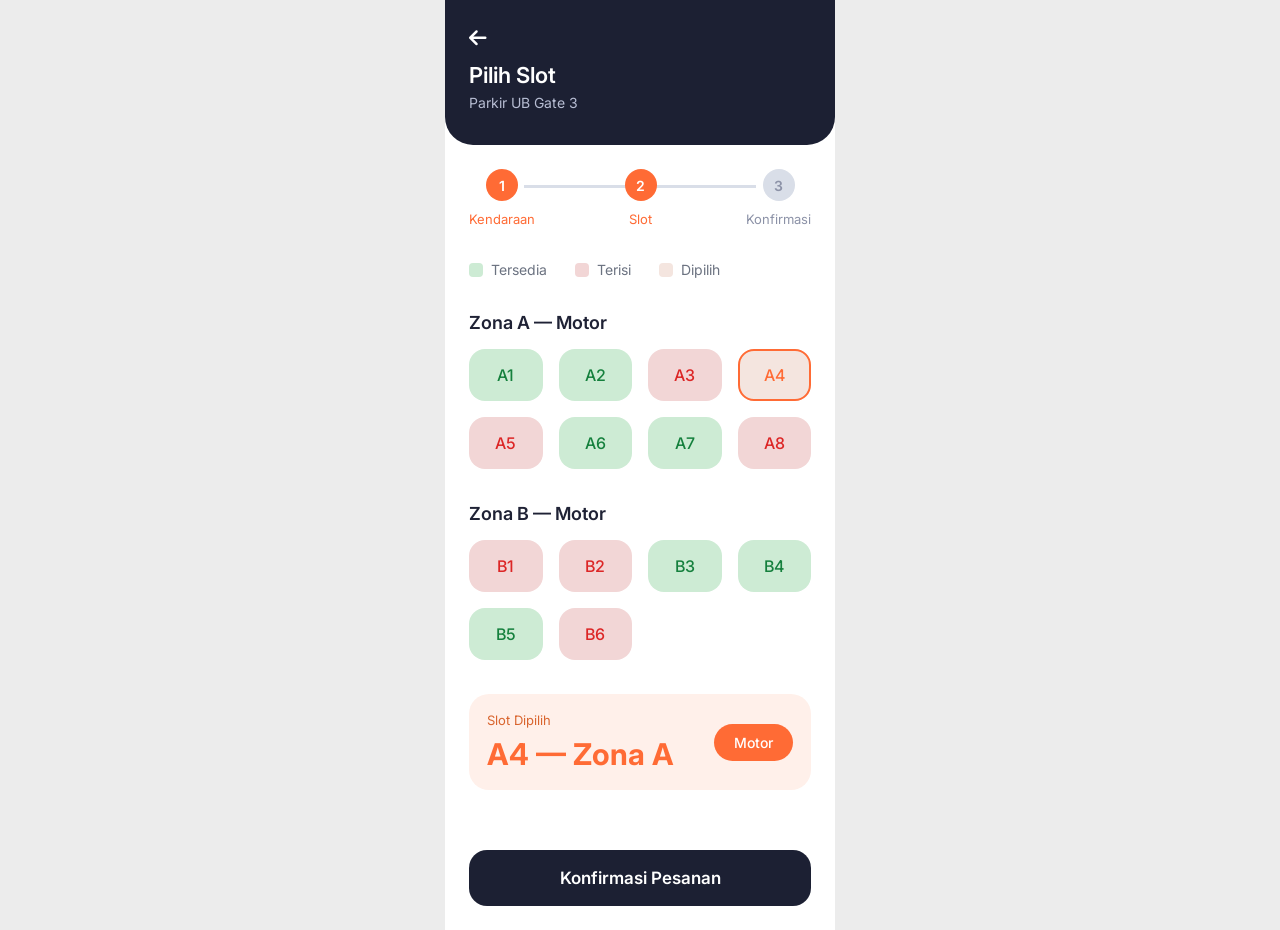
<file: halaman-pilih-slot/index.html>
<!DOCTYPE html>
<html lang="en">
<head>
  <meta charset="UTF-8" />
  <meta name="viewport" content="width=device-width, initial-scale=1.0"/>

  <title>ParkIn - Pilih Slot</title>

  <link rel="preconnect" href="https://fonts.googleapis.com">
  <link rel="preconnect" href="https://fonts.gstatic.com" crossorigin>

  <link href="https://fonts.googleapis.com/css2?family=Inter:wght@400;500;600;700&display=swap" rel="stylesheet">

  <link
    rel="stylesheet"
    href="https://cdnjs.cloudflare.com/ajax/libs/font-awesome/6.5.2/css/all.min.css"
  />

  <link rel="stylesheet" href="style.css">
</head>

<body>

  <div class="mobile-app">

    <div class="header">

      <div class="back-button">
        <i class="fa-solid fa-arrow-left"></i>
      </div>

      <div class="page-title">
        Pilih Slot
      </div>

      <div class="page-subtitle">
        Parkir UB Gate 3
      </div>

    </div>

    <div class="content">

      <div class="steps">

        <div class="step active">
          <div class="step-circle">1</div>
          <div class="step-label">Kendaraan</div>
        </div>

        <div class="step active">
          <div class="step-circle">2</div>
          <div class="step-label">Slot</div>
        </div>

        <div class="step">
          <div class="step-circle">3</div>
          <div class="step-label">Konfirmasi</div>
        </div>

      </div>

      <div class="legend">

        <div class="legend-item">
          <div class="legend-color available"></div>
          <span>Tersedia</span>
        </div>

        <div class="legend-item">
          <div class="legend-color occupied"></div>
          <span>Terisi</span>
        </div>

        <div class="legend-item">
          <div class="legend-color selected"></div>
          <span>Dipilih</span>
        </div>

      </div>

      <div class="parking-section">

        <div class="section-title">
          Zona A — Motor
        </div>

        <div class="slot-grid">

          <div class="slot available">A1</div>
          <div class="slot available">A2</div>
          <div class="slot occupied">A3</div>
          <div class="slot selected active-slot">A4</div>

          <div class="slot occupied">A5</div>
          <div class="slot available">A6</div>
          <div class="slot available">A7</div>
          <div class="slot occupied">A8</div>

        </div>

      </div>

      <div class="parking-section">

        <div class="section-title">
          Zona B — Motor
        </div>

        <div class="slot-grid">

          <div class="slot occupied">B1</div>
          <div class="slot occupied">B2</div>
          <div class="slot available">B3</div>
          <div class="slot available">B4</div>

          <div class="slot available">B5</div>
          <div class="slot occupied">B6</div>

        </div>

      </div>

      <div class="selected-slot-card">

        <div>

          <div class="selected-label">
            Slot Dipilih
          </div>

          <div class="selected-slot-name" id="selectedSlotText">
            A4 — Zona A
          </div>

        </div>

        <div class="vehicle-badge">
          Motor
        </div>

      </div>

    </div>

    <div class="bottom-bar">

      <button class="primary-dark-button" id="confirmButton">
        Konfirmasi Pesanan
      </button>

    </div>

  </div>

  <script src="script.js"></script>

</body>
</html>
</file>
<file: halaman-beranda/style.css>
* {
    margin: 0;
    padding: 0;
    box-sizing: border-box;
    font-family: 'Poppins', sans-serif;
}

body {
    display: flex;
    justify-content: center;
    align-items: center;
    min-height: 100vh;
    background-color: #F9FAFB;
}

.phone-frame {
    width: 360px;
    height: 780px;
    background-color: #FFFFFF;
    border-radius: 24px;
    box-shadow: 0px 10px 40px rgba(0, 0, 0, 0.1);
    position: relative;
    display: flex;
    flex-direction: column;
    overflow: hidden;
}

.header-section {
    background-color: #1F212D;
    padding: 24px 20px 20px 20px;
    border-bottom-left-radius: 24px;
    border-bottom-right-radius: 24px;
    z-index: 10;
}
.greeting {
    color: #9CA3AF;
    font-size: 13px;
}
.user-name {
    color: #FFFFFF;
    font-size: 20px;
    font-weight: 600;
    margin-bottom: 16px;
}
.search-box input {
    width: 100%;
    padding: 12px 18px;
    border-radius: 12px;
    border: none;
    font-size: 14px;
    color: #1F212D;
    background-color: #FFFFFF;
}
.search-box input::placeholder {
    color: #A1A7B3;
}

.main-content {
    flex: 1;
    overflow-y: auto;
    padding-bottom: 80px; 
    background-color: #FFFFFF;
}

.map-container {
    width: 100%;
    height: 250px;
    background-color: #E5E7EB; 
    position: relative;
    overflow: hidden;
}
.map-grid {
    display: grid;
    grid-template-columns: repeat(4, 1fr);
    gap: 12px;
    padding: 12px;
    opacity: 0.8;
}
.map-block {
    background-color: #BAC7D5; 
    height: 55px;
    border-radius: 8px;
}

.map-marker {
    position: absolute;
    display: flex;
    flex-direction: column;
    align-items: center;
    cursor: pointer;
}
.marker-label {
    background-color: #1F212D;
    color: #FFFFFF;
    font-size: 9px;
    font-weight: 600;
    padding: 2px 6px;
    border-radius: 4px;
    margin-bottom: 2px;
    white-space: nowrap;
}
.marker-pujas {
    top: 10px;
    right: 96px;
}
.marker-gate3 {
    top: 76px;
    left: 80px;
}
.marker-current {
    top: 130px;
    right: 120px;
}

.parking-section {
    padding: 20px;
}
.section-title {
    font-size: 16px;
    font-weight: 600;
    color: #1F212D;
    margin-bottom: 16px;
}
.parking-list {
    display: flex;
    flex-direction: column;
    gap: 14px;
}
.parking-card {
    display: flex;
    justify-content: space-between;
    align-items: center;
    padding: 12px;
    border-radius: 14px;
    background-color: #FFFFFF;
    cursor: pointer;
    transition: transform 0.2s;
}
.parking-card:active {
    transform: scale(0.98);
}
.card-left {
    display: flex;
    align-items: center;
    gap: 12px;
}
.p-icon-bg {
    width: 44px;
    height: 44px;
    border-radius: 12px;
    display: flex;
    justify-content: center;
    align-items: center;
}
.p-icon-bg span {
    font-weight: 700;
    font-size: 18px;
}
.orange-bg {
    background-color: #FFF0EA;
    color: #FF6B35;
}
.gray-bg {
    background-color: #F5F6FA;
    color: #6B7280;
}
.card-info h4 {
    font-size: 14px;
    font-weight: 600;
    color: #1F212D;
}
.card-info p {
    font-size: 12px;
    color: #6B7280;
    margin-top: 2px;
}

.badge {
    padding: 6px 14px;
    border-radius: 20px;
    font-size: 12px;
    font-weight: 500;
}
.badge-available {
    background-color: #E8F8F0;
    color: #10B981;
}
.badge-full {
    background-color: #FEE2E2;
    color: #EF4444;
}

.bottom-nav {
    position: absolute;
    bottom: 0;
    left: 0;
    width: 100%;
    height: 68px;
    background-color: #FFFFFF;
    border-top: 1px solid #F3F4F6;
    display: flex;
    justify-content: space-around;
    align-items: center;
    padding-bottom: 4px;
    z-index: 10;
}
.nav-item {
    display: flex;
    flex-direction: column;
    align-items: center;
    text-decoration: none;
    gap: 4px;
}
.nav-item span {
    font-size: 11px;
    font-weight: 500;
    color: #A1A7B3;
}
.nav-item.active span {
    color: #FF6B35;
}
</file>
<file: halaman-detail-lokasi/style.css>
* {
    margin: 0;
    padding: 0;
    box-sizing: border-box;
    font-family: 'Poppins', sans-serif;
}

body {
    display: flex;
    justify-content: center;
    align-items: center;
    min-height: 100vh;
    background-color: #F9FAFB;
}

.phone-frame {
    width: 360px;
    height: 780px;
    background-color: #FFFFFF;
    border-radius: 24px;
    box-shadow: 0px 10px 40px rgba(0, 0, 0, 0.1);
    position: relative;
    display: flex;
    flex-direction: column;
    overflow: hidden;
}

.scrollable-content {
    flex: 1;
    overflow-y: auto;
    padding-bottom: 90px;
}
.map-preview-container {
    width: 100%;
    height: 180px;
    background-color: #E5E7EB;
    position: relative;
    overflow: hidden;
}
.map-grid {
    display: grid;
    grid-template-columns: repeat(4, 1fr);
    gap: 12px;
    padding: 12px;
    opacity: 0.5;
}
.map-block {
    background-color: #BAC7D5;
    height: 55px;
    border-radius: 8px;
}
.map-marker {
    position: absolute;
    display: flex;
    flex-direction: column;
    align-items: center;
}
.marker-label {
    background-color: #1F212D;
    color: #FFFFFF;
    font-size: 9px;
    font-weight: 600;
    padding: 2px 6px;
    border-radius: 4px;
    margin-bottom: 2px;
    white-space: nowrap;
}
.marker-gate3 {
    top: 10px;
    left: 80px;
}
.marker-current {
    top: 90px;
    right: 170px;
}
.main-info-section {
    padding: 24px 20px;
}
.title-row {
    display: flex;
    justify-content: space-between;
    align-items: center;
    gap: 10px;
}
.parking-title {
    font-size: 20px;
    font-weight: 600;
    color: #111827;
}
.status-badge {
    background-color: #E8F8F0;
    color: #10B981;
    font-size: 12px;
    font-weight: 500;
    padding: 4px 14px;
    border-radius: 20px;
}
.parking-address {
    font-size: 13px;
    color: #6B7280;
    margin-top: 4px;
}
.rating-row {
    display: flex;
    align-items: center;
    gap: 4px;
    margin-top: 10px;
}
.star-icon {
    margin-top: -2px;
}
.rating-score {
    font-size: 13px;
    font-weight: 600;
    color: #111827;
}
.rating-count {
    font-size: 13px;
    color: #9CA3AF;
}

.highlights-grid {
    display: grid;
    grid-template-columns: repeat(3, 1fr);
    gap: 10px;
    margin-top: 24px;
    margin-bottom: 24px;
}
.highlight-card {
    background-color: #F5F6FA;
    border-radius: 14px;
    padding: 14px 8px;
    display: flex;
    flex-direction: column;
    align-items: center;
    text-align: center;
}
.highlight-value {
    font-size: 16px;
    font-weight: 600;
    color: #1F212D;
}
.orange-text {
    color: #FF6B35;
}
.highlight-label {
    font-size: 11px;
    color: #6B7280;
    margin-top: 4px;
}
.details-list {
    display: flex;
    flex-direction: column;
    gap: 20px;
    margin-top: 10px;
}
.detail-item {
    display: flex;
    align-items: center;
    gap: 16px;
}
.icon-wrapper {
    width: 44px;
    height: 44px;
    background-color: #F5F6FA;
    border-radius: 12px;
    display: flex;
    justify-content: center;
    align-items: center;
    flex-shrink: 0;
}
.detail-text h3 {
    font-size: 13px;
    font-weight: 500;
    color: #1F212D;
}
.detail-text p {
    font-size: 12px;
    color: #6B7280;
    margin-top: 2px;
}
.footer-action-container {
    position: absolute;
    bottom: 0;
    left: 0;
    width: 100%;
    padding: 16px 20px 24px 20px;
    background: linear-gradient(to top, #FFFFFF 80%, rgba(255, 255, 255, 0) 100%);
    z-index: 10;
}
.btn-primary-action {
    width: 100%;
    padding: 14px;
    background-color: #FF6B35;    
    color: #FFFFFF;
    border: none;
    border-radius: 14px;
    font-size: 15px;
    font-weight: 600;
    cursor: pointer;
    box-shadow: 0px 4px 12px rgba(255, 107, 53, 0.2);
    transition: background-color 0.2s;
}
.btn-primary-action:hover {
    background-color: #e55a2b;
}
</file>
<file: halaman-konfirmasi/style.css>
*, *::before, *::after { box-sizing: border-box; margin: 0; padding: 0; }

:root {
  --orange: #F26522;
  --dark-bg: #0F1117;
  --dark-card: #1A1D26;
  --dark-header: #181B24;
  --text-primary: #FFFFFF;
  --text-secondary: #9AA0B0;
  --border: rgba(255,255,255,0.08);
  --radius: 14px;
  --font: 'Plus Jakarta Sans', sans-serif;
}

html, body {
  height: 100%;
  font-family: var(--font);
  -webkit-font-smoothing: antialiased;
}

.desktop-bg {
  min-height: 100vh;
  background: #0a0a0f;
  background-image:
    radial-gradient(ellipse 60% 50% at 20% 30%, rgba(242,101,34,0.06) 0%, transparent 70%),
    radial-gradient(ellipse 50% 60% at 80% 70%, rgba(100,80,200,0.05) 0%, transparent 70%);
  display: flex;
  align-items: center;
  justify-content: center;
  padding: 40px 20px;
}

.phone-mockup {
  width: 375px;
  height: 812px;
  background: #0F1117;
  border-radius: 52px;
  border: 1.5px solid rgba(255,255,255,0.12);
  box-shadow:
    0 0 0 6px #1a1a20,
    0 0 0 7px rgba(255,255,255,0.06),
    0 40px 80px rgba(0,0,0,0.7),
    0 10px 30px rgba(0,0,0,0.5),
    inset 0 1px 0 rgba(255,255,255,0.08);
  display: flex;
  flex-direction: column;
  overflow: hidden;
  position: relative;
  flex-shrink: 0;
}

.phone-mockup::before {
  content: '';
  position: absolute;
  right: -8px;
  top: 140px;
  width: 4px;
  height: 64px;
  background: #1a1a20;
  border-radius: 0 3px 3px 0;
  box-shadow: 0 80px 0 #1a1a20;
}

.phone-mockup::after {
  content: '';
  position: absolute;
  left: -8px;
  top: 120px;
  width: 4px;
  height: 36px;
  background: #1a1a20;
  border-radius: 3px 0 0 3px;
  box-shadow: 0 52px 0 #1a1a20, 0 104px 0 #1a1a20;
}

.phone-notch {
  position: absolute;
  top: 0;
  left: 50%;
  transform: translateX(-50%);
  width: 120px;
  height: 34px;
  background: #0F1117;
  border-radius: 0 0 22px 22px;
  z-index: 50;
  display: flex;
  align-items: center;
  justify-content: center;
  border: 1.5px solid rgba(255,255,255,0.06);
  border-top: none;
}

.notch-island {
  width: 10px;
  height: 10px;
  border-radius: 50%;
  background: #0a0a0f;
  border: 1px solid rgba(255,255,255,0.1);
}

.status-bar {
  height: 44px;
  padding: 12px 24px 0;
  display: flex;
  align-items: center;
  justify-content: space-between;
  flex-shrink: 0;
  position: relative;
  z-index: 10;
}

.status-time {
  font-size: 13px;
  font-weight: 600;
  color: #fff;
  letter-spacing: 0.2px;
}

.status-icons {
  display: flex;
  align-items: center;
  gap: 6px;
}

.battery {
  display: flex;
  align-items: center;
  gap: 1px;
}

.battery-fill {
  width: 22px;
  height: 11px;
  border: 1.5px solid rgba(255,255,255,0.7);
  border-radius: 3px;
  position: relative;
  overflow: hidden;
}

.battery-fill::after {
  content: '';
  position: absolute;
  left: 1.5px;
  top: 1.5px;
  width: 70%;
  height: calc(100% - 3px);
  background: #fff;
  border-radius: 1px;
}

.battery-tip {
  width: 3px;
  height: 5px;
  background: rgba(255,255,255,0.7);
  border-radius: 0 1px 1px 0;
}

.screen {
  flex: 1;
  display: flex;
  flex-direction: column;
  overflow: hidden;
  background: var(--dark-bg);
}

.header {
  background: var(--dark-header);
  padding: 12px 18px 14px;
  border-bottom: 1px solid var(--border);
  display: flex;
  align-items: center;
  gap: 10px;
  flex-shrink: 0;
}

.header-back {
  width: 36px;
  height: 36px;
  border-radius: 10px;
  background: rgba(255,255,255,0.06);
  display: flex;
  align-items: center;
  justify-content: center;
  flex-shrink: 0;
  cursor: pointer;
  border: none;
  transition: background 0.15s;
}

.header-back:hover { background: rgba(255,255,255,0.1); }

.header-back svg {
  width: 18px;
  height: 18px;
  stroke: #fff;
  fill: none;
  stroke-width: 2.2;
  stroke-linecap: round;
  stroke-linejoin: round;
}

.header-title {
  font-size: 15px;
  font-weight: 700;
  color: var(--text-primary);
}

.header-sub {
  font-size: 11.5px;
  color: var(--text-secondary);
  margin-top: 1px;
}

.stepper {
  display: flex;
  align-items: center;
  padding: 18px 28px 14px;
  background: var(--dark-bg);
  flex-shrink: 0;
}

.step-item {
  display: flex;
  flex-direction: column;
  align-items: center;
  gap: 5px;
  flex: 1;
}

.step-circle {
  width: 32px;
  height: 32px;
  border-radius: 50%;
  background: var(--orange);
  display: flex;
  align-items: center;
  justify-content: center;
  font-size: 12px;
  font-weight: 700;
  color: #fff;
  box-shadow: 0 0 0 4px rgba(242,101,34,0.15);
}

.step-label {
  font-size: 10px;
  font-weight: 600;
  color: var(--orange);
}

.step-connector {
  flex: 1;
  height: 2px;
  background: var(--orange);
  margin-bottom: 22px;
  max-width: 44px;
}

.content {
  flex: 1;
  overflow-y: auto;
  padding: 10px 14px 12px;
  display: flex;
  flex-direction: column;
  gap: 9px;
  scrollbar-width: none;
}

.content::-webkit-scrollbar { display: none; }

.location-card {
  background: var(--dark-card);
  border: 1px solid var(--border);
  border-radius: var(--radius);
  padding: 13px;
  display: flex;
  align-items: center;
  gap: 11px;
  animation: slideUp 0.35s ease both;
}

.location-icon {
  width: 44px;
  height: 44px;
  border-radius: 11px;
  background: rgba(242,101,34,0.15);
  display: flex;
  align-items: center;
  justify-content: center;
  font-size: 17px;
  font-weight: 800;
  color: var(--orange);
  flex-shrink: 0;
}

.location-info h3 {
  font-size: 13.5px;
  font-weight: 700;
  color: var(--text-primary);
}

.location-info p {
  font-size: 11.5px;
  color: var(--text-secondary);
  margin-top: 2px;
}

.details-card {
  background: var(--dark-card);
  border: 1px solid var(--border);
  border-radius: var(--radius);
  overflow: hidden;
  animation: slideUp 0.4s ease both;
}

.detail-row {
  display: flex;
  justify-content: space-between;
  align-items: center;
  padding: 11px 13px;
  border-bottom: 1px solid var(--border);
}

.detail-row:last-child { border-bottom: none; }

.detail-label {
  font-size: 12.5px;
  color: var(--text-secondary);
}

.detail-value {
  font-size: 12.5px;
  color: var(--text-secondary);
  font-weight: 500;
}

.detail-value.price {
  font-size: 16px;
  font-weight: 700;
  color: var(--orange);
}

.warning-banner {
  background: #2A2410;
  border: 1px solid rgba(240,192,64,0.25);
  border-radius: 11px;
  padding: 11px 13px;
  display: flex;
  align-items: flex-start;
  gap: 8px;
  animation: slideUp 0.45s ease both;
}

.warn-icon {
  width: 15px;
  height: 15px;
  flex-shrink: 0;
  margin-top: 1px;
}

.warning-banner p {
  font-size: 12px;
  color: #D4A520;
  line-height: 1.55;
  font-weight: 500;
}

.countdown-wrap {
  text-align: center;
  padding: 4px 0;
  animation: slideUp 0.48s ease both;
}

.countdown-label {
  font-size: 11px;
  color: var(--text-secondary);
  margin-bottom: 2px;
}

.countdown-timer {
  font-size: 24px;
  font-weight: 700;
  color: var(--orange);
  letter-spacing: -1px;
  font-variant-numeric: tabular-nums;
}

.countdown-timer.urgent { color: #E24B4A; }

.btn-group {
  flex-shrink: 0;
  padding: 10px 14px 8px;
  display: flex;
  flex-direction: column;
  gap: 8px;
  background: var(--dark-bg);
  border-top: 1px solid var(--border);
}

.btn-primary {
  width: 100%;
  padding: 14px;
  border-radius: 13px;
  background: var(--orange);
  color: #fff;
  font-family: var(--font);
  font-size: 14px;
  font-weight: 700;
  border: none;
  cursor: pointer;
  transition: background 0.15s, transform 0.1s;
  box-shadow: 0 4px 14px rgba(242,101,34,0.3);
}

.btn-primary:hover { background: #E05A18; }
.btn-primary:active { transform: scale(0.975); }
.btn-primary:disabled { opacity: 0.4; cursor: not-allowed; }

.btn-secondary {
  width: 100%;
  padding: 14px;
  border-radius: 13px;
  background: transparent;
  color: var(--text-primary);
  font-family: var(--font);
  font-size: 14px;
  font-weight: 600;
  border: 1.5px solid rgba(255,255,255,0.14);
  cursor: pointer;
  transition: background 0.15s, transform 0.1s;
}

.btn-secondary:hover { background: rgba(255,255,255,0.04); }
.btn-secondary:active { transform: scale(0.975); }

.home-indicator {
  height: 28px;
  display: flex;
  align-items: center;
  justify-content: center;
  flex-shrink: 0;
  background: var(--dark-bg);
}

.home-indicator::after {
  content: '';
  width: 120px;
  height: 4px;
  background: rgba(255,255,255,0.25);
  border-radius: 2px;
}

.modal-backdrop {
  display: none;
  position: absolute;
  inset: 0;
  background: rgba(0,0,0,0.65);
  z-index: 100;
  align-items: flex-end;
  justify-content: center;
  border-radius: 52px;
  overflow: hidden;
}

.modal-backdrop.open { display: flex; }

.modal-sheet {
  background: #1C1F2A;
  border-radius: 20px 20px 0 0;
  padding: 18px 18px 32px;
  width: 100%;
  animation: slideModal 0.28s cubic-bezier(0.32,0.72,0,1);
  border-top: 1px solid rgba(255,255,255,0.1);
}

.modal-handle {
  width: 36px;
  height: 4px;
  background: rgba(255,255,255,0.18);
  border-radius: 2px;
  margin: 0 auto 16px;
}

.modal-title {
  font-size: 15px;
  font-weight: 700;
  color: var(--text-primary);
  text-align: center;
  margin-bottom: 7px;
}

.modal-body {
  font-size: 12.5px;
  color: var(--text-secondary);
  text-align: center;
  line-height: 1.6;
  margin-bottom: 18px;
}

.modal-btns { display: flex; gap: 9px; }

.modal-btn-cancel {
  flex: 1;
  padding: 13px;
  border-radius: 11px;
  background: rgba(255,255,255,0.06);
  color: var(--text-primary);
  font-family: var(--font);
  font-size: 13px;
  font-weight: 600;
  border: none;
  cursor: pointer;
}

.modal-btn-cancel:hover { background: rgba(255,255,255,0.1); }

.modal-btn-confirm {
  flex: 1;
  padding: 13px;
  border-radius: 11px;
  background: #C0392B;
  color: #fff;
  font-family: var(--font);
  font-size: 13px;
  font-weight: 700;
  border: none;
  cursor: pointer;
}

.modal-btn-confirm:hover { background: #A93226; }

@keyframes slideUp {
  from { opacity: 0; transform: translateY(12px); }
  to   { opacity: 1; transform: translateY(0); }
}

@keyframes slideModal {
  from { transform: translateY(100%); }
  to   { transform: translateY(0); }
}
</file>
<file: halaman-login/style.css>
* { 
    margin: 0;
    padding: 0;
    box-sizing: border-box;
    font-family: 'Poppins', sans-serif; 
}

body {
    display: flex;
    justify-content: center;
    align-items: center;
    min-height: 100vh;
    background-color: #F9FAFB; 
}

.phone-frame {
    width: 360px;  
    height: 780px;  
    background-color: #FFFFFF;  
    border-radius: 20px; 
    box-shadow: 0px 10px 40px rgba(0, 0, 0, 0.1);  
    overflow-y: auto; 
    display: flex;
    justify-content: center;
}

.login-container {
    padding: 60px 24px 40px 24px;
    width: 100%;
    display: flex;
    flex-direction: column;
    align-items: center;
}

.logo-area {
    margin-bottom: 30px;
}
.logo-box {
    width: 50px;
    height: 50px;
    background-color: #1F212D; 
    border-radius: 12px;
    display: flex;
    justify-content: center;
    align-items: center;
}
.logo-text {
    color: #F97C3A;
    font-weight: bold;
    font-size: 24px;
}

.title-area {
    text-align: center;
    margin-bottom: 40px;
}
.welcome-title {
    font-size: 24px;
    font-weight: 600;
    color: #111827; 
}
.subtitle {
    font-size: 14px;
    color: #6B7280; 
    margin-top: 5px;
}

.form-group {
    width: 100%;
    margin-bottom: 16px;
}
.form-group label {
    display: block;
    font-size: 12px;
    font-weight: 500;
    color: #111827;
    margin-bottom: 6px;
}
.form-group input {
    width: 100%;
    padding: 12px 16px;
    background-color: #F3F4F6; 
    border-radius: 10px;
    border: none;
    font-size: 14px;
    color: #111827;
}
.form-group input::placeholder {
    color: #A1A7B3; 
}

.forgot-password-container {
    width: 100%;
    text-align: right;
    margin-bottom: 24px;
}
.forgot-password-link {
    font-size: 12px;
    color: #F97C3A;
    text-decoration: none;
    font-weight: 500;
}

.btn-primary {
    width: 100%;
    padding: 14px;
    background-color: #1F212D;    
    border: none;
    border-radius: 10px;
    color: #FFFFFF;
    font-weight: 600;
    font-size: 14px;
    cursor: pointer;
    margin-bottom: 16px;
}

.separator {
    text-align: center;
    font-size: 12px;
    color: #A1A7B3;
    margin-bottom: 16px;
}

.btn-google {
    width: 100%;
    padding: 14px;
    background-color: #F3F4F6; 
    border: none;
    border-radius: 10px;
    color: #6B7280;
    font-size: 14px;
    display: flex;
    justify-content: center;
    align-items: center;
    cursor: pointer;
    margin-bottom: 30px;
}
.google-icon {
    margin-right: 8px;
}
.google-text {
    font-weight: 500;
}

.footer-register {
    font-size: 12px;
    color: #6B7280;
}
.register-link {
    color: #6B7280;
    font-weight: 500;
    text-decoration: none;
}

.google-icon svg, .logo-box svg {
    width: 100%;
    height: 100%;
    display: block;
}
</file>
<file: halaman-pembayaran-berhasil/style.css>
:root {
  --green-50: #f0fdf4;
  --green-100: #dcfce7;
  --green-400: #4ade80;
  --green-500: #22c55e;
  --green-600: #16a34a;
  --green-700: #15803d;

  --orange-400: #fb923c;
  --orange-500: #f97316;
  --orange-600: #ea580c;

  --gray-50: #f9fafb;
  --gray-100: #f3f4f6;
  --gray-200: #e5e7eb;
  --gray-300: #d1d5db;
  --gray-400: #9ca3af;
  --gray-500: #6b7280;
  --gray-600: #4b5563;
  --gray-700: #374151;
  --gray-800: #1f2937;
  --gray-900: #111827;

  --white: #ffffff;
  --radius-sm: 8px;
  --radius-md: 14px;
  --radius-lg: 20px;
  --radius-xl: 28px;

  --shadow-card: 0 4px 6px -1px rgba(0,0,0,0.07), 0 20px 60px -10px rgba(0,0,0,0.12);
  --shadow-btn: 0 4px 14px 0 rgba(249, 115, 22, 0.4);
  --shadow-badge: 0 2px 8px rgba(0,0,0,0.08);

  --transition: all 0.25s cubic-bezier(0.4, 0, 0.2, 1);
  --transition-spring: all 0.4s cubic-bezier(0.34, 1.56, 0.64, 1);
}

*, *::before, *::after {
  margin: 0;
  padding: 0;
  box-sizing: border-box;
}

html {
  font-size: 16px;
  -webkit-font-smoothing: antialiased;
  -moz-osx-font-smoothing: grayscale;
}

body {
  font-family: 'Plus Jakarta Sans', sans-serif;
  background-color: #f0f4f8;
  min-height: 100vh;
  display: flex;
  align-items: center;
  justify-content: center;
  padding: 24px 16px;
  position: relative;
  overflow-x: hidden;
}

.bg-decoration {
  position: fixed;
  inset: 0;
  pointer-events: none;
  overflow: hidden;
  z-index: 0;
}

.bg-circle {
  position: absolute;
  border-radius: 50%;
  filter: blur(60px);
  opacity: 0.35;
}

.bg-circle--1 {
  width: 480px;
  height: 480px;
  background: radial-gradient(circle, #bbf7d0, #86efac);
  top: -120px;
  right: -100px;
  animation: floatCircle 8s ease-in-out infinite;
}

.bg-circle--2 {
  width: 360px;
  height: 360px;
  background: radial-gradient(circle, #fed7aa, #fb923c);
  bottom: -80px;
  left: -100px;
  animation: floatCircle 10s ease-in-out infinite reverse;
}

.bg-grid {
  position: absolute;
  inset: 0;
  background-image:
    linear-gradient(rgba(0,0,0,0.03) 1px, transparent 1px),
    linear-gradient(90deg, rgba(0,0,0,0.03) 1px, transparent 1px);
  background-size: 32px 32px;
}

@keyframes floatCircle {
  0%, 100% { transform: translateY(0px) scale(1); }
  50% { transform: translateY(-30px) scale(1.05); }
}

.page-wrapper {
  position: relative;
  z-index: 1;
  width: 100%;
  max-width: 440px;
  display: flex;
  flex-direction: column;
  align-items: center;
  gap: 16px;
}

.card {
  background: var(--white);
  border-radius: var(--radius-xl);
  box-shadow: var(--shadow-card);
  padding: 40px 32px 36px;
  width: 100%;
  display: flex;
  flex-direction: column;
  align-items: center;
  gap: 0;

  opacity: 0;
  transform: translateY(30px) scale(0.97);
  animation: cardEntrance 0.7s cubic-bezier(0.34, 1.2, 0.64, 1) forwards;
  animation-delay: 0.1s;
}

@keyframes cardEntrance {
  to {
    opacity: 1;
    transform: translateY(0) scale(1);
  }
}

.success-icon-wrapper {
  position: relative;
  width: 96px;
  height: 96px;
  display: flex;
  align-items: center;
  justify-content: center;
  margin-bottom: 24px;
}

.success-ring {
  position: absolute;
  border-radius: 50%;
  background: transparent;
}

.success-ring--1 {
  width: 76px;
  height: 76px;
  background: var(--green-100);
  animation: ringPulse 2.5s ease-in-out infinite;
  animation-delay: 0s;
}

.success-ring--2 {
  width: 96px;
  height: 96px;
  background: rgba(220, 252, 231, 0.5);
  animation: ringPulse 2.5s ease-in-out infinite;
  animation-delay: 0.4s;
}

.success-ring--3 {
  width: 116px;
  height: 116px;
  background: rgba(220, 252, 231, 0.25);
  animation: ringPulse 2.5s ease-in-out infinite;
  animation-delay: 0.8s;
}

@keyframes ringPulse {
  0%, 100% { transform: scale(1); opacity: 1; }
  50% { transform: scale(1.08); opacity: 0.7; }
}

.success-icon {
  position: relative;
  z-index: 2;
  width: 64px;
  height: 64px;
  background: var(--white);
  border-radius: 50%;
  display: flex;
  align-items: center;
  justify-content: center;
  box-shadow: 0 4px 16px rgba(22, 163, 74, 0.2);
}

.checkmark {
  width: 52px;
  height: 52px;
}

.checkmark__circle {
  stroke-dasharray: 157;
  stroke-dashoffset: 157;
  animation: strokeCircle 0.6s cubic-bezier(0.65, 0, 0.45, 1) forwards;
  animation-delay: 0.3s;
}

.checkmark__check {
  stroke-dasharray: 48;
  stroke-dashoffset: 48;
  animation: strokeCheck 0.4s cubic-bezier(0.65, 0, 0.45, 1) forwards;
  animation-delay: 0.85s;
}

@keyframes strokeCircle {
  to { stroke-dashoffset: 0; }
}

@keyframes strokeCheck {
  to { stroke-dashoffset: 0; }
}

.header {
  text-align: center;
  margin-bottom: 20px;
  animation: fadeSlideUp 0.5s ease forwards;
  animation-delay: 0.4s;
  opacity: 0;
}

@keyframes fadeSlideUp {
  from { opacity: 0; transform: translateY(12px); }
  to { opacity: 1; transform: translateY(0); }
}

.title {
  font-size: 1.75rem;
  font-weight: 800;
  color: var(--gray-900);
  letter-spacing: -0.03em;
  line-height: 1.15;
  margin-bottom: 8px;
}

.subtitle {
  font-size: 0.9rem;
  color: var(--gray-500);
  font-weight: 400;
  line-height: 1.5;
}

.transaction-badge {
  display: flex;
  align-items: center;
  gap: 8px;
  background: var(--gray-50);
  border: 1px solid var(--gray-200);
  border-radius: var(--radius-sm);
  padding: 8px 14px;
  margin-bottom: 20px;
  width: 100%;
  justify-content: space-between;

  animation: fadeSlideUp 0.5s ease forwards;
  animation-delay: 0.5s;
  opacity: 0;
}

.transaction-label {
  font-size: 0.75rem;
  color: var(--gray-400);
  font-weight: 500;
  text-transform: uppercase;
  letter-spacing: 0.06em;
  flex-shrink: 0;
}

.transaction-id {
  font-family: 'DM Mono', monospace;
  font-size: 0.82rem;
  font-weight: 500;
  color: var(--gray-700);
  flex: 1;
  text-align: right;
  margin-right: 4px;
}

.copy-btn {
  background: none;
  border: none;
  cursor: pointer;
  color: var(--gray-400);
  padding: 4px;
  border-radius: 4px;
  display: flex;
  align-items: center;
  transition: var(--transition);
  flex-shrink: 0;
}

.copy-btn:hover {
  color: var(--orange-500);
  background: var(--gray-100);
}

.detail-card {
  width: 100%;
  background: var(--gray-50);
  border: 1px solid var(--gray-200);
  border-radius: var(--radius-md);
  padding: 4px 0;
  margin-bottom: 16px;

  animation: fadeSlideUp 0.5s ease forwards;
  animation-delay: 0.6s;
  opacity: 0;
}

.detail-row {
  display: flex;
  align-items: center;
  justify-content: space-between;
  padding: 14px 20px;
  transition: background 0.2s ease;
}

.detail-row:hover {
  background: rgba(0,0,0,0.02);
}

.detail-row--total {
  background: rgba(249, 115, 22, 0.04);
  border-radius: 0 0 var(--radius-md) var(--radius-md);
}

.detail-row--total:hover {
  background: rgba(249, 115, 22, 0.06);
}

.detail-label {
  font-size: 0.875rem;
  color: var(--gray-500);
  font-weight: 500;
  display: flex;
  align-items: center;
  gap: 8px;
}

.detail-icon {
  width: 15px;
  height: 15px;
  color: var(--gray-400);
  flex-shrink: 0;
}

.detail-value {
  font-size: 0.9rem;
  color: var(--gray-800);
  font-weight: 600;
  text-align: right;
}

.slot-badge {
  background: var(--gray-800);
  color: var(--white);
  font-size: 0.8rem;
  padding: 4px 10px;
  border-radius: 100px;
  font-weight: 600;
  letter-spacing: 0.02em;
}

.qris-badge {
  background: linear-gradient(135deg, #1e40af, #7c3aed);
  color: var(--white);
  font-size: 0.78rem;
  padding: 4px 12px;
  border-radius: 100px;
  font-weight: 700;
  letter-spacing: 0.06em;
}

.total-amount {
  font-size: 1.2rem;
  font-weight: 800;
  color: var(--green-600);
  letter-spacing: -0.02em;
}

.detail-divider {
  height: 1px;
  background: var(--gray-200);
  margin: 0 20px;
}

.timestamp {
  display: flex;
  align-items: center;
  gap: 6px;
  font-size: 0.78rem;
  color: var(--gray-400);
  margin-bottom: 28px;
  font-family: 'DM Mono', monospace;

  animation: fadeSlideUp 0.5s ease forwards;
  animation-delay: 0.7s;
  opacity: 0;
}

.actions {
  width: 100%;
  display: flex;
  flex-direction: column;
  gap: 12px;

  animation: fadeSlideUp 0.5s ease forwards;
  animation-delay: 0.8s;
  opacity: 0;
}

.btn {
  width: 100%;
  padding: 16px 24px;
  border: none;
  border-radius: var(--radius-md);
  font-family: 'Plus Jakarta Sans', sans-serif;
  font-size: 0.95rem;
  font-weight: 700;
  cursor: pointer;
  transition: var(--transition-spring);
  display: flex;
  align-items: center;
  justify-content: center;
  gap: 10px;
  letter-spacing: -0.01em;
  position: relative;
  overflow: hidden;
}

.btn::after {
  content: '';
  position: absolute;
  inset: 0;
  background: rgba(255,255,255,0.15);
  opacity: 0;
  transition: opacity 0.2s ease;
}

.btn:hover::after {
  opacity: 1;
}

.btn:active {
  transform: scale(0.97);
}

.btn--primary {
  background: linear-gradient(135deg, var(--orange-500), var(--orange-600));
  color: var(--white);
  box-shadow: var(--shadow-btn);
}

.btn--primary:hover {
  transform: translateY(-2px);
  box-shadow: 0 8px 24px rgba(249, 115, 22, 0.45);
}

.btn--secondary {
  background: var(--gray-100);
  color: var(--gray-700);
  border: 1px solid var(--gray-200);
  box-shadow: none;
}

.btn--secondary:hover {
  background: var(--gray-200);
  transform: translateY(-1px);
}

.brand-footer {
  display: flex;
  align-items: center;
  gap: 8px;
  font-size: 0.8rem;
  color: var(--gray-400);

  animation: fadeSlideUp 0.5s ease forwards;
  animation-delay: 1s;
  opacity: 0;
}

.brand-name {
  font-weight: 800;
  color: var(--gray-600);
  letter-spacing: -0.02em;
}

.brand-dot {
  color: var(--gray-300);
}

.brand-tagline {
  font-weight: 400;
}

.toast {
  position: fixed;
  bottom: 32px;
  left: 50%;
  transform: translateX(-50%) translateY(100px);
  background: var(--gray-900);
  color: var(--white);
  padding: 12px 20px;
  border-radius: 100px;
  font-size: 0.85rem;
  font-weight: 600;
  display: flex;
  align-items: center;
  gap: 8px;
  box-shadow: 0 8px 32px rgba(0,0,0,0.2);
  z-index: 1000;
  transition: transform 0.4s cubic-bezier(0.34, 1.56, 0.64, 1), opacity 0.4s ease;
  opacity: 0;
  white-space: nowrap;
}

.toast--show {
  transform: translateX(-50%) translateY(0);
  opacity: 1;
}

@media (max-width: 480px) {
  body {
    padding: 16px 12px;
    align-items: flex-start;
    padding-top: 32px;
  }

  .card {
    padding: 32px 22px 28px;
    border-radius: var(--radius-lg);
  }

  .title {
    font-size: 1.5rem;
  }

  .detail-row {
    padding: 12px 16px;
  }

  .detail-divider {
    margin: 0 16px;
  }

  .btn {
    padding: 14px 20px;
    font-size: 0.9rem;
  }
}
</file>
<file: halaman-pilih-kendaraan/style.css>
:root{
  --primary: #1C2033;
  --primary-dark: #2E3352;
  --accent: #FF6B35;
  --accent-light: #FFF0EA;

  --background: #FFFFFF;
  --surface: #F5F6FA;

  --text-primary: #1F2235;
  --text-secondary: #6B7280;

  --radius-card: 20px;
  --radius-button: 16px;
  --radius-pill: 999px;
}

*{
  margin:0;
  padding:0;
  box-sizing:border-box;
  font-family:'Inter', sans-serif;
}

body{
  background:#ECECEC;
  display:flex;
  justify-content:center;
  min-height:100vh;
}

.mobile-app{
  width:390px;
  min-height:100vh;
  background:white;
  position:relative;
  overflow:hidden;
}

.header{
  background:var(--primary);
  padding:26px 24px 34px;
  color:white;
  border-bottom-left-radius:28px;
  border-bottom-right-radius:28px;
}

.back-button{
  font-size:20px;
  margin-bottom:12px;
  cursor:pointer;
}

.page-title{
  font-size:22px;
  font-weight:600;
  margin-bottom:6px;
}

.page-subtitle{
  font-size:14px;
  color:#B7BDD3;
}

.content{
  padding:24px;
  padding-bottom:140px;
}

.steps{
  display:flex;
  justify-content:space-between;
  align-items:center;
  margin-bottom:34px;
  position:relative;
}

.steps::before{
  content:"";
  position:absolute;
  top:16px;
  left:55px;
  right:55px;
  height:3px;
  background:#D9DEE8;
}

.step{
  display:flex;
  flex-direction:column;
  align-items:center;
  z-index:2;
}

.step-circle{
  width:32px;
  height:32px;
  border-radius:50%;
  background:#D9DEE8;
  display:flex;
  align-items:center;
  justify-content:center;
  color:#8C92A7;
  font-size:14px;
  font-weight:600;
}

.step.active .step-circle{
  background:var(--accent);
  color:white;
}

.step-label{
  margin-top:10px;
  font-size:13px;
  color:#8C92A7;
}

.step.active .step-label{
  color:var(--accent);
}

.section{
  margin-bottom:34px;
}

.section-title{
  font-size:18px;
  font-weight:600;
  margin-bottom:16px;
  color:var(--text-primary);
}

.vehicle-grid{
  display:flex;
  gap:14px;
}

.vehicle-card{
  flex:1;
  background:var(--surface);
  border-radius:20px;
  padding:24px 18px;
  text-align:center;
  cursor:pointer;
  transition:0.2s;
}

.vehicle-card.active{
  background:var(--primary);
  color:white;
}

.vehicle-icon{
  font-size:28px;
  margin-bottom:14px;
}

.vehicle-name{
  font-size:18px;
  font-weight:600;
  margin-bottom:6px;
}

.vehicle-price{
  font-size:14px;
  opacity:0.8;
}

.duration-list{
  display:flex;
  gap:10px;
}

.duration-btn{
  border:none;
  background:transparent;
  padding:12px 20px;
  border-radius:999px;
  cursor:pointer;
  color:var(--text-secondary);
}

.duration-btn.active{
  background:var(--primary);
  color:white;
}

.start-time{
  background:var(--surface);
  padding:18px 20px;
  border-radius:16px;
}

.estimate-card{
  background:var(--accent-light);
  border-radius:20px;
  padding:18px;
  display:flex;
  justify-content:space-between;
}

.estimate-left small{
  display:block;
  margin-bottom:8px;
  color:#D9652F;
}

.estimate-price{
  font-size:36px;
  font-weight:700;
  color:var(--accent);
}

.estimate-right{
  text-align:right;
  font-size:13px;
  color:#D9652F;
  line-height:1.5;
}

.bottom-bar{
  position:absolute;
  bottom:0;
  width:100%;
  padding:24px;
  background:white;
}

.primary-button{
  width:100%;
  border:none;
  background:var(--accent);
  color:white;
  padding:18px;
  border-radius:18px;
  font-size:17px;
  font-weight:600;
  cursor:pointer;
}
</file>
<file: halaman-pilih-metode-pembayaran/style.css>
*, *::before, *::after {
  box-sizing: border-box;
  margin: 0;
  padding: 0;
}

:root {
  --orange: #F26522;
  --orange-light: #FFF3ED;
  --orange-dark: #D9551A;
  --orange-glow: rgba(242, 101, 34, 0.28);
  --dark: #1A1A2E;
  --dark-2: #16213E;
  --text-primary: #1A1A2E;
  --text-secondary: #6B7280;
  --text-muted: #9CA3AF;
  --border: #E5E7EB;
  --border-selected: #F26522;
  --bg: #F7F8FC;
  --white: #FFFFFF;
  --green: #10B981;
  --radius-sm: 10px;
  --radius-md: 16px;
  --radius-lg: 20px;
  --shadow-sm: 0 2px 8px rgba(0,0,0,0.06);
  --shadow-md: 0 4px 20px rgba(0,0,0,0.10);
  --shadow-orange: 0 8px 24px rgba(242,101,34,0.35);
  --font: 'Plus Jakarta Sans', sans-serif;
}

body {
  font-family: var(--font);
  background: #E8EAF0;
  min-height: 100vh;
  display: flex;
  align-items: center;
  justify-content: center;
  padding: 24px 0;
}

.phone-frame {
  width: 390px;
  min-height: 844px;
  background: var(--bg);
  border-radius: 40px;
  box-shadow: 0 30px 80px rgba(0,0,0,0.25), 0 0 0 1px rgba(255,255,255,0.6) inset;
  display: flex;
  flex-direction: column;
  overflow: hidden;
  position: relative;
}

.header {
  background: var(--dark);
  padding: 52px 20px 20px;
  display: flex;
  align-items: center;
  gap: 14px;
}

.back-btn {
  width: 36px;
  height: 36px;
  background: rgba(255,255,255,0.1);
  border: none;
  border-radius: 50%;
  color: var(--white);
  display: flex;
  align-items: center;
  justify-content: center;
  cursor: pointer;
  flex-shrink: 0;
  transition: background 0.2s;
}

.back-btn:hover { background: rgba(255,255,255,0.18); }

.header-title {
  font-size: 16px;
  font-weight: 700;
  color: var(--white);
  letter-spacing: -0.3px;
}

.header-sub {
  font-size: 12px;
  color: rgba(255,255,255,0.5);
  font-weight: 400;
  margin-top: 2px;
}

.total-banner {
  background: var(--dark);
  padding: 0 20px 24px;
  text-align: center;
  position: relative;
}

.total-banner::after {
  content: '';
  position: absolute;
  bottom: 0; left: 0; right: 0;
  height: 28px;
  background: var(--bg);
  border-radius: 24px 24px 0 0;
}

.total-label {
  font-size: 12px;
  color: rgba(255,255,255,0.5);
  font-weight: 500;
  letter-spacing: 0.4px;
  text-transform: uppercase;
  margin-bottom: 6px;
}

.total-amount {
  font-size: 40px;
  font-weight: 800;
  color: var(--white);
  letter-spacing: -1.5px;
  line-height: 1;
  margin-bottom: 10px;
}

.total-meta {
  display: inline-flex;
  align-items: center;
  gap: 6px;
  background: rgba(255,255,255,0.1);
  border-radius: 20px;
  padding: 5px 12px;
  font-size: 12px;
  color: rgba(255,255,255,0.7);
  font-weight: 500;
  border: 1px solid rgba(255,255,255,0.1);
}

.meta-icon {
  display: flex;
  align-items: center;
  color: var(--orange);
}

.timer-val {
  font-weight: 700;
  color: var(--orange);
  font-variant-numeric: tabular-nums;
  font-feature-settings: 'tnum';
}

.content {
  flex: 1;
  padding: 8px 20px 0;
}

.section-title {
  font-size: 13px;
  font-weight: 700;
  color: var(--text-secondary);
  letter-spacing: 0.5px;
  text-transform: uppercase;
  margin-bottom: 14px;
}

.animate-in {
  opacity: 0;
  transform: translateY(14px);
  animation: fadeUp 0.45s ease forwards;
  animation-delay: var(--delay, 0s);
}

@keyframes fadeUp {
  to { opacity: 1; transform: translateY(0); }
}

.method-list {
  display: flex;
  flex-direction: column;
  gap: 10px;
}

.method-item {
  background: var(--white);
  border: 2px solid var(--border);
  border-radius: var(--radius-md);
  padding: 14px 16px;
  display: flex;
  align-items: center;
  gap: 14px;
  cursor: pointer;
  transition: border-color 0.2s, box-shadow 0.2s, transform 0.15s;
  position: relative;
  overflow: hidden;
}

.method-item::before {
  content: '';
  position: absolute;
  inset: 0;
  background: var(--orange-light);
  opacity: 0;
  transition: opacity 0.2s;
}

.method-item:hover {
  border-color: #FBD3BC;
  transform: translateY(-1px);
  box-shadow: var(--shadow-sm);
}

.method-item.selected {
  border-color: var(--orange);
  box-shadow: 0 0 0 3px rgba(242,101,34,0.12);
}

.method-item.selected::before {
  opacity: 1;
}

.method-logo {
  width: 44px;
  height: 44px;
  border-radius: var(--radius-sm);
  display: flex;
  align-items: center;
  justify-content: center;
  flex-shrink: 0;
  position: relative;
  z-index: 1;
}

.qris-logo { background: #FFF0F0; }
.gopay-logo { background: #E6F8FC; }
.ovo-logo   { background: #F0EBF9; }
.dana-logo  { background: #E8F4FE; }

.method-info {
  flex: 1;
  position: relative;
  z-index: 1;
}

.method-name {
  font-size: 14px;
  font-weight: 700;
  color: var(--text-primary);
  letter-spacing: -0.2px;
}

.method-desc {
  font-size: 12px;
  color: var(--text-muted);
  margin-top: 2px;
  font-weight: 500;
}

.method-radio {
  width: 20px;
  height: 20px;
  border-radius: 50%;
  border: 2px solid var(--border);
  flex-shrink: 0;
  display: flex;
  align-items: center;
  justify-content: center;
  transition: border-color 0.2s, background 0.2s;
  position: relative;
  z-index: 1;
}

.method-item.selected .method-radio {
  border-color: var(--orange);
  background: var(--orange);
}

.method-item.selected .method-radio::after {
  content: '';
  width: 7px;
  height: 7px;
  background: white;
  border-radius: 50%;
  display: block;
}

.bottom-actions {
  padding: 16px 20px 32px;
}

.btn-primary {
  width: 100%;
  padding: 16px 24px;
  background: var(--orange);
  color: var(--white);
  border: none;
  border-radius: var(--radius-md);
  font-family: var(--font);
  font-size: 15px;
  font-weight: 700;
  cursor: pointer;
  display: flex;
  align-items: center;
  justify-content: center;
  gap: 10px;
  box-shadow: var(--shadow-orange);
  transition: all 0.2s ease;
  letter-spacing: -0.2px;
  position: relative;
  overflow: hidden;
}

.btn-primary::after {
  content: '';
  position: absolute;
  inset: 0;
  background: linear-gradient(to bottom, rgba(255,255,255,0.12), transparent);
  pointer-events: none;
}

.btn-primary:hover {
  background: var(--orange-dark);
  transform: translateY(-1px);
  box-shadow: 0 12px 32px rgba(242,101,34,0.45);
}

.btn-primary:active {
  transform: translateY(0);
}

.btn-primary:disabled {
  opacity: 0.5;
  cursor: not-allowed;
  transform: none;
}

.modal-overlay {
  position: fixed;
  inset: 0;
  background: rgba(0,0,0,0.55);
  backdrop-filter: blur(6px);
  display: flex;
  align-items: flex-end;
  justify-content: center;
  z-index: 100;
  opacity: 0;
  pointer-events: none;
  transition: opacity 0.3s ease;
}

.modal-overlay.visible {
  opacity: 1;
  pointer-events: all;
}

.modal-box {
  background: var(--white);
  border-radius: 24px 24px 0 0;
  padding: 28px 28px 40px;
  width: 100%;
  max-width: 390px;
  transform: translateY(50px);
  transition: transform 0.38s cubic-bezier(0.34,1.56,0.64,1);
  position: relative;
}

.modal-overlay.visible .modal-box {
  transform: translateY(0);
}

.modal-close-btn {
  position: absolute;
  top: 20px;
  right: 20px;
  width: 32px;
  height: 32px;
  background: var(--bg);
  border: none;
  border-radius: 50%;
  cursor: pointer;
  display: flex;
  align-items: center;
  justify-content: center;
  color: var(--text-secondary);
  transition: background 0.2s;
}

.modal-close-btn:hover { background: var(--border); }

.modal-method-label {
  font-size: 18px;
  font-weight: 800;
  color: var(--text-primary);
  letter-spacing: -0.4px;
  margin-bottom: 20px;
  text-align: center;
}

.qr-wrapper {
  display: flex;
  justify-content: center;
  margin-bottom: 16px;
  padding: 16px;
  background: var(--bg);
  border-radius: var(--radius-md);
  border: 1px solid var(--border);
}

.qr-amount {
  font-size: 24px;
  font-weight: 800;
  color: var(--text-primary);
  text-align: center;
  letter-spacing: -0.8px;
  margin-bottom: 4px;
}

.qr-hint {
  font-size: 12.5px;
  color: var(--text-muted);
  text-align: center;
  font-weight: 500;
  margin-bottom: 16px;
}

.qr-countdown-row {
  display: flex;
  align-items: center;
  justify-content: center;
  gap: 6px;
  font-size: 13px;
  color: var(--text-secondary);
  font-weight: 500;
  background: var(--bg);
  border-radius: 10px;
  padding: 10px;
  border: 1px solid var(--border);
}

.qr-countdown-row strong {
  color: var(--orange);
  font-variant-numeric: tabular-nums;
}

.ewallet-amount-box {
  background: var(--orange-light);
  border-radius: var(--radius-md);
  padding: 20px;
  text-align: center;
  margin-bottom: 16px;
  border: 1px solid #FDDCC9;
}

.ewallet-label {
  font-size: 12px;
  color: var(--text-muted);
  font-weight: 500;
  margin-bottom: 6px;
  text-transform: uppercase;
  letter-spacing: 0.4px;
}

.ewallet-amount {
  font-size: 32px;
  font-weight: 800;
  color: var(--orange);
  letter-spacing: -1px;
}

.ewallet-info-row {
  display: flex;
  align-items: center;
  gap: 8px;
  background: var(--bg);
  border-radius: 10px;
  padding: 12px 14px;
  border: 1px solid var(--border);
  margin-bottom: 20px;
  font-size: 13px;
  color: var(--text-secondary);
  font-weight: 500;
}

.btn-confirm-pay {
  margin-top: 0;
}

.hidden { display: none !important; }

.success-overlay {
  position: fixed;
  inset: 0;
  background: rgba(0,0,0,0.6);
  backdrop-filter: blur(8px);
  display: flex;
  align-items: center;
  justify-content: center;
  z-index: 200;
  opacity: 0;
  pointer-events: none;
  transition: opacity 0.4s ease;
  padding: 24px;
}

.success-overlay.visible {
  opacity: 1;
  pointer-events: all;
}

.success-box {
  background: var(--white);
  border-radius: var(--radius-lg);
  padding: 36px 28px 28px;
  width: 100%;
  max-width: 340px;
  text-align: center;
  transform: scale(0.85);
  transition: transform 0.4s cubic-bezier(0.34,1.56,0.64,1);
}

.success-overlay.visible .success-box {
  transform: scale(1);
}

.success-checkmark {
  width: 80px;
  height: 80px;
  background: var(--green);
  border-radius: 50%;
  display: flex;
  align-items: center;
  justify-content: center;
  margin: 0 auto 20px;
  box-shadow: 0 12px 32px rgba(16,185,129,0.4);
  animation: pop-in 0.5s cubic-bezier(0.34,1.56,0.64,1) both;
  animation-delay: 0.15s;
}

@keyframes pop-in {
  from { transform: scale(0); opacity: 0; }
  to   { transform: scale(1); opacity: 1; }
}

.success-title {
  font-size: 22px;
  font-weight: 800;
  color: var(--text-primary);
  letter-spacing: -0.5px;
  margin-bottom: 6px;
}

.success-desc {
  font-size: 13px;
  color: var(--text-muted);
  font-weight: 500;
  margin-bottom: 24px;
  line-height: 1.6;
}

.success-detail-row {
  display: flex;
  justify-content: space-between;
  align-items: center;
  padding: 11px 0;
  border-top: 1px solid var(--border);
  font-size: 13.5px;
}

.success-detail-row span {
  color: var(--text-secondary);
  font-weight: 500;
}

.success-detail-row strong {
  color: var(--text-primary);
  font-weight: 700;
}

.btn-done {
  margin-top: 20px;
}

.content::-webkit-scrollbar { width: 0; }

@media (max-width: 430px) {
  body {
    background: var(--bg);
    padding: 0;
  }
  .phone-frame {
    width: 100%;
    min-height: 100vh;
    border-radius: 0;
    box-shadow: none;
  }
}
</file>
<file: halaman-pilih-slot/style.css>
:root{
  --primary: #1C2033;
  --primary-dark: #2E3352;
  --accent: #FF6B35;
  --accent-light: #FFF0EA;

  --background: #FFFFFF;
  --surface: #F5F6FA;

  --text-primary: #1F2235;
  --text-secondary: #6B7280;

  --radius-card: 20px;
  --radius-button: 16px;
  --radius-pill: 999px;
}

*{
  margin:0;
  padding:0;
  box-sizing:border-box;
  font-family:'Inter', sans-serif;
}

body{
  background:#ECECEC;
  display:flex;
  justify-content:center;
  min-height:100vh;
}

.mobile-app{
  width:390px;
  min-height:100vh;
  background:white;
  position:relative;
  overflow:hidden;
}

/* HEADER */

.header{
  background:var(--primary);
  padding:26px 24px 34px;
  color:white;
  border-bottom-left-radius:28px;
  border-bottom-right-radius:28px;
}

.back-button{
  font-size:20px;
  margin-bottom:12px;
  cursor:pointer;
}

.page-title{
  font-size:22px;
  font-weight:600;
  margin-bottom:6px;
}

.page-subtitle{
  font-size:14px;
  color:#B7BDD3;
}

.content{
  padding:24px;
  padding-bottom:140px;
}

.steps{
  display:flex;
  justify-content:space-between;
  align-items:center;
  margin-bottom:34px;
  position:relative;
}

.steps::before{
  content:"";
  position:absolute;
  top:16px;
  left:55px;
  right:55px;
  height:3px;
  background:#D9DEE8;
}

.step{
  display:flex;
  flex-direction:column;
  align-items:center;
  z-index:2;
}

.step-circle{
  width:32px;
  height:32px;
  border-radius:50%;
  background:#D9DEE8;
  display:flex;
  align-items:center;
  justify-content:center;
  color:#8C92A7;
  font-size:14px;
  font-weight:600;
}

.step.active .step-circle{
  background:var(--accent);
  color:white;
}

.step-label{
  margin-top:10px;
  font-size:13px;
  color:#8C92A7;
}

.step.active .step-label{
  color:var(--accent);
}

.legend{
  display:flex;
  gap:28px;
  margin-bottom:34px;
}

.legend-item{
  display:flex;
  align-items:center;
  gap:8px;
  font-size:14px;
  color:var(--text-secondary);
}

.legend-color{
  width:14px;
  height:14px;
  border-radius:4px;
}

.legend-color.available{
  background:#CDEBD4;
}

.legend-color.occupied{
  background:#F2D6D6;
}

.legend-color.selected{
  background:#F4E5DF;
}

.parking-section{
  margin-bottom:34px;
}

.section-title{
  font-size:18px;
  font-weight:600;
  margin-bottom:16px;
  color:var(--text-primary);
}

.slot-grid{
  display:grid;
  grid-template-columns:repeat(4, 1fr);
  gap:16px;
}

.slot{
  height:52px;
  border-radius:16px;
  display:flex;
  align-items:center;
  justify-content:center;
  font-weight:500;
  cursor:pointer;
  transition:0.2s;
  user-select:none;
}

.slot.available{
  background:#CDEBD4;
  color:#15803D;
}

.slot.occupied{
  background:#F2D6D6;
  color:#DC2626;
  cursor:not-allowed;
}

.slot.selected{
  background:#F4E5DF;
  color:var(--accent);
}

.slot.active-slot{
  border:2px solid var(--accent);
}

.selected-slot-card{
  background:var(--accent-light);
  border-radius:20px;
  padding:18px;
  display:flex;
  align-items:center;
  justify-content:space-between;
}

.selected-label{
  font-size:13px;
  color:#D9652F;
  margin-bottom:8px;
}

.selected-slot-name{
  font-size:30px;
  font-weight:700;
  color:var(--accent);
}

.vehicle-badge{
  background:var(--accent);
  color:white;
  padding:10px 20px;
  border-radius:999px;
  font-size:14px;
  font-weight:500;
}

.bottom-bar{
  position:absolute;
  bottom:0;
  width:100%;
  padding:24px;
  background:white;
}

.primary-dark-button{
  width:100%;
  border:none;
  background:var(--primary);
  color:white;
  padding:18px;
  border-radius:18px;
  font-size:17px;
  font-weight:600;
  cursor:pointer;
}
</file>
